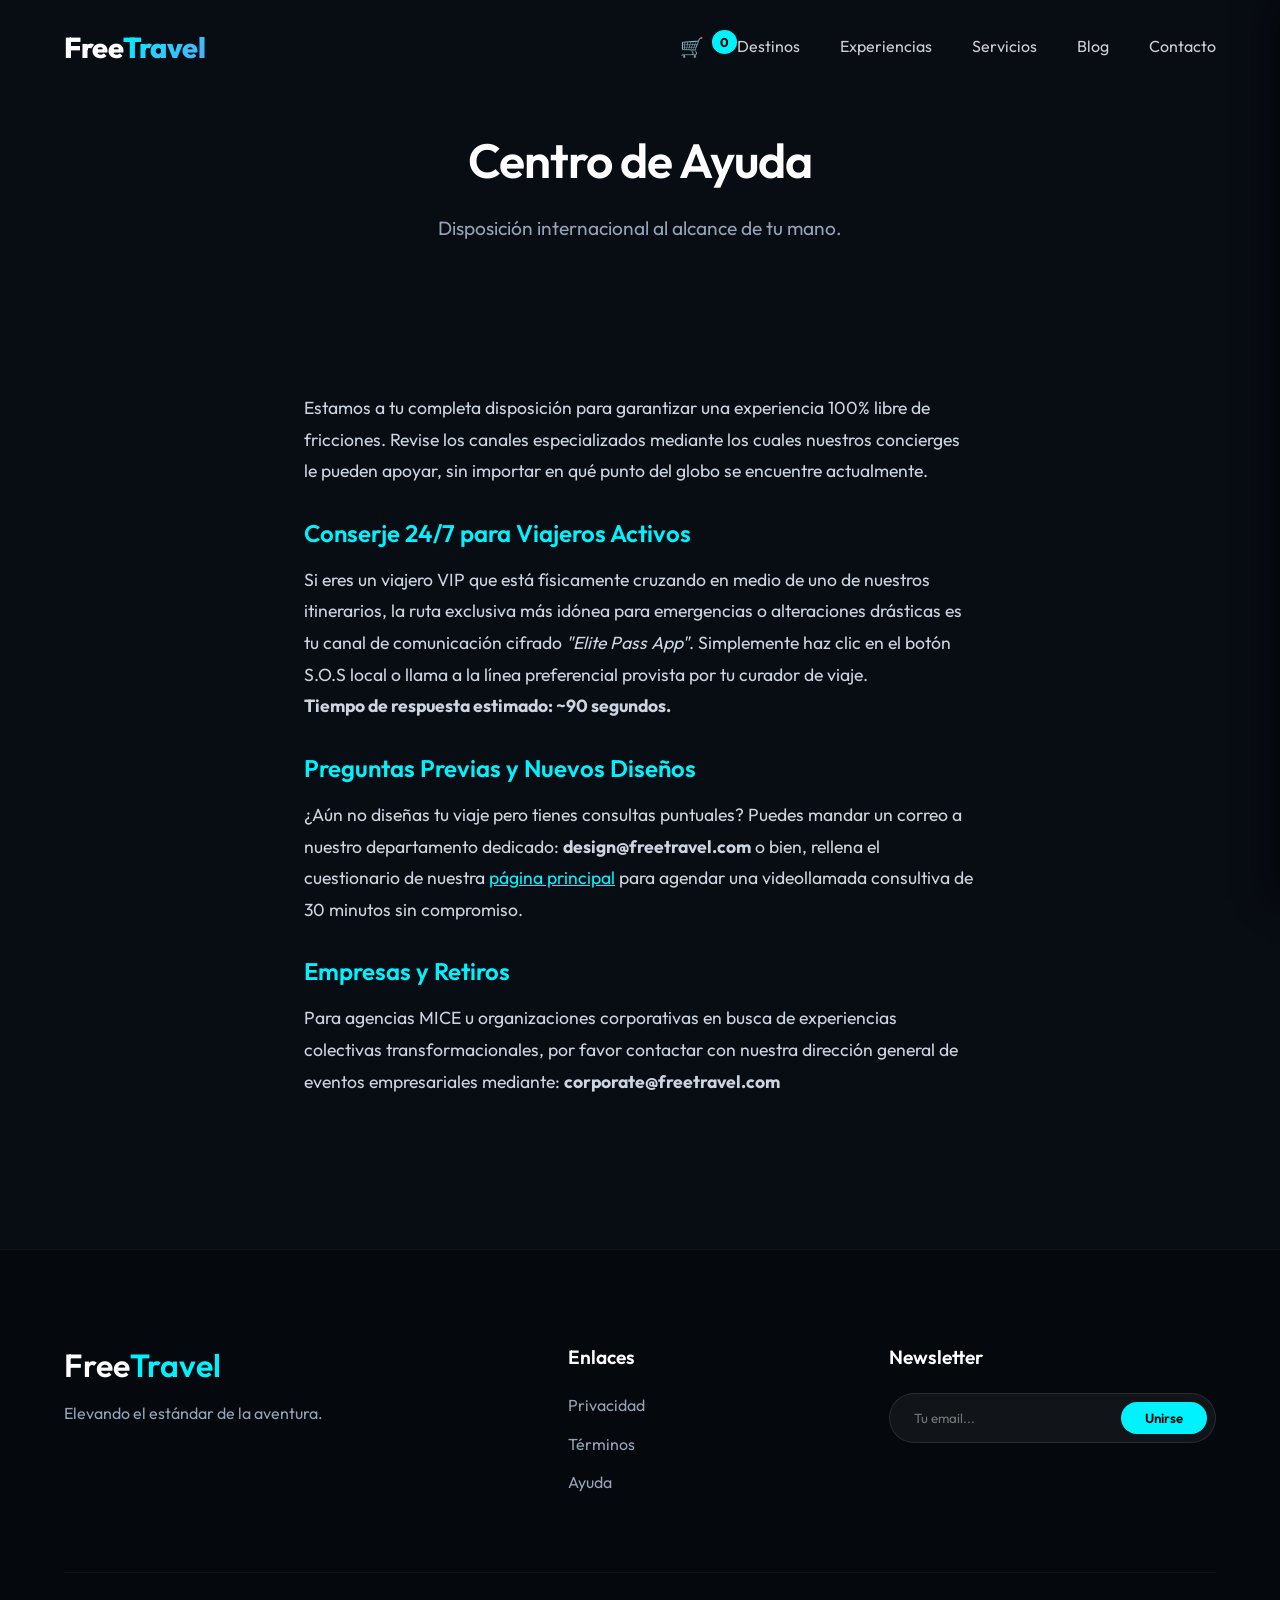
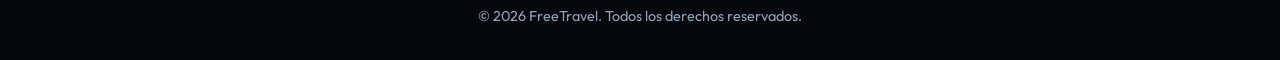
<file: ayuda.html>
<!DOCTYPE html>
<html lang="es">
<head>
    <meta charset="UTF-8">
    <meta name="viewport" content="width=device-width, initial-scale=1.0">
    <title>Centro de Ayuda | FreeTravel</title>
    <link href="https://fonts.googleapis.com/css2?family=Outfit:wght@300;400;600;800&display=swap" rel="stylesheet">
    <link rel="stylesheet" href="style.css">
    <style>
        .legal-content p { color: #cbd5e1; font-size: 1.1rem; line-height: 1.8; margin-bottom: 1.5rem; }
        .legal-content h3 { color: var(--accent-1); margin-top: 2rem; margin-bottom: 1rem; font-size: 1.5rem; }
    </style>
</head>
<body>
    <nav class="navbar">
        <div class="logo"><a href="index.html">Free<span>Travel</span></a></div>
        <div class="nav-actions" style="display:flex; align-items:center; gap:1.5rem; margin-left:auto; z-index:102;">
            <div class="cart-toggle" id="cartToggle" style="cursor:pointer; display:flex; align-items:center; gap:0.5rem; font-size:1.2rem;">
                🛒 <span class="cart-count" id="cartCount" style="background:var(--accent-1); color:#000; font-weight:bold; border-radius:50%; padding:0.1rem 0.5rem; font-size:0.8rem; transform: translateY(-5px);">0</span>
            </div>
            <div class="hamburger">
                <div class="line"></div>
                <div class="line"></div>
                <div class="line"></div>
            </div>
        </div>
        <ul class="nav-links">
            <li><a href="index.html#destinos">Destinos</a></li>
            <li><a href="index.html#experiencias">Experiencias</a></li>
            <li><a href="servicios.html">Servicios</a></li>
            <li><a href="blog.html">Blog</a></li>
            <li><a href="index.html#contacto">Contacto</a></li>
        </ul>
    </nav>

    <header class="hero" style="height: 40vh; min-height: 300px;">
        <div class="hero-overlay" style="background: linear-gradient(180deg, rgba(8,12,19,0.9) 0%, rgba(8,12,19,1) 100%);"></div>
        <div class="hero-content" style="padding-top: 4rem;">
            <h1 class="fade-up" style="font-size: 3rem;">Centro de Ayuda</h1>
            <p class="fade-up delay-1">Disposición internacional al alcance de tu mano.</p>
        </div>
    </header>

    <section class="section-padding legal-content" style="max-width: 800px; margin: 0 auto; padding-top: 2rem;">
        <p>Estamos a tu completa disposición para garantizar una experiencia 100% libre de fricciones. Revise los canales especializados mediante los cuales nuestros concierges le pueden apoyar, sin importar en qué punto del globo se encuentre actualmente.</p>
        
        <h3>Conserje 24/7 para Viajeros Activos</h3>
        <p>Si eres un viajero VIP que está físicamente cruzando en medio de uno de nuestros itinerarios, la ruta exclusiva más idónea para emergencias o alteraciones drásticas es tu canal de comunicación cifrado <em>"Elite Pass App"</em>. Simplemente haz clic en el botón S.O.S local o llama a la línea preferencial provista por tu curador de viaje.<br><strong>Tiempo de respuesta estimado: ~90 segundos.</strong></p>

        <h3>Preguntas Previas y Nuevos Diseños</h3>
        <p>¿Aún no diseñas tu viaje pero tienes consultas puntuales? Puedes mandar un correo a nuestro departamento dedicado: <strong>design@freetravel.com</strong> o bien, rellena el cuestionario de nuestra <a href="index.html#contacto" style="color:var(--accent-1); text-decoration:underline;">página principal</a> para agendar una videollamada consultiva de 30 minutos sin compromiso.</p>

        <h3>Empresas y Retiros</h3>
        <p>Para agencias MICE u organizaciones corporativas en busca de experiencias colectivas transformacionales, por favor contactar con nuestra dirección general de eventos empresariales mediante: <strong>corporate@freetravel.com</strong></p>
    </section>

    <footer class="footer">
        <div class="footer-content">
            <div class="footer-brand scroll-reveal">
                <h2>Free<span>Travel</span></h2>
                <p>Elevando el estándar de la aventura.</p>
            </div>
            <div class="footer-links scroll-reveal" style="transition-delay: 100ms;">
                <h4>Enlaces</h4>
                <ul>
                    <li><a href="privacidad.html">Privacidad</a></li>
                    <li><a href="terminos.html">Términos</a></li>
                    <li><a href="ayuda.html">Ayuda</a></li>
                </ul>
            </div>
            <div class="footer-cta scroll-reveal" style="transition-delay: 200ms;">
                <h4>Newsletter</h4>
                <div class="newsletter">
                    <input type="email" placeholder="Tu email...">
                    <button>Unirse</button>
                </div>
            </div>
        </div>
        <div class="footer-bottom">
            <p>&copy; 2026 FreeTravel. Todos los derechos reservados.</p>
        </div>
    </footer>
    <!-- E-commerce Sidebar -->
    <div class="cart-overlay" id="cartOverlay"></div>
    <aside class="cart-sidebar" id="cartSidebar">
        <div class="cart-header">
            <h2>Tu Viaje</h2>
            <button id="closeCart" class="close-cart">&times;</button>
        </div>
        <div class="cart-items" id="cartItems">
            <!-- Items injected by JS -->
        </div>
        <div class="cart-footer">
            <div class="subtotal" style="display:flex; justify-content:space-between; align-items:center; margin-bottom:1rem;">
                <span>Subtotal:</span>
                <span id="cartTotal" style="color:var(--accent-1); font-weight:bold; font-size:1.5rem;">$0 USD</span>
            </div>
            <button class="btn-primary magnetic-btn" id="checkoutBtn" style="width: 100%; border:none; padding: 1.2rem; margin-top:0.5rem;">Finalizar Cotización</button>
        </div>
    </aside>

    <script src="app.js"></script>
</body>
</html>
</file>
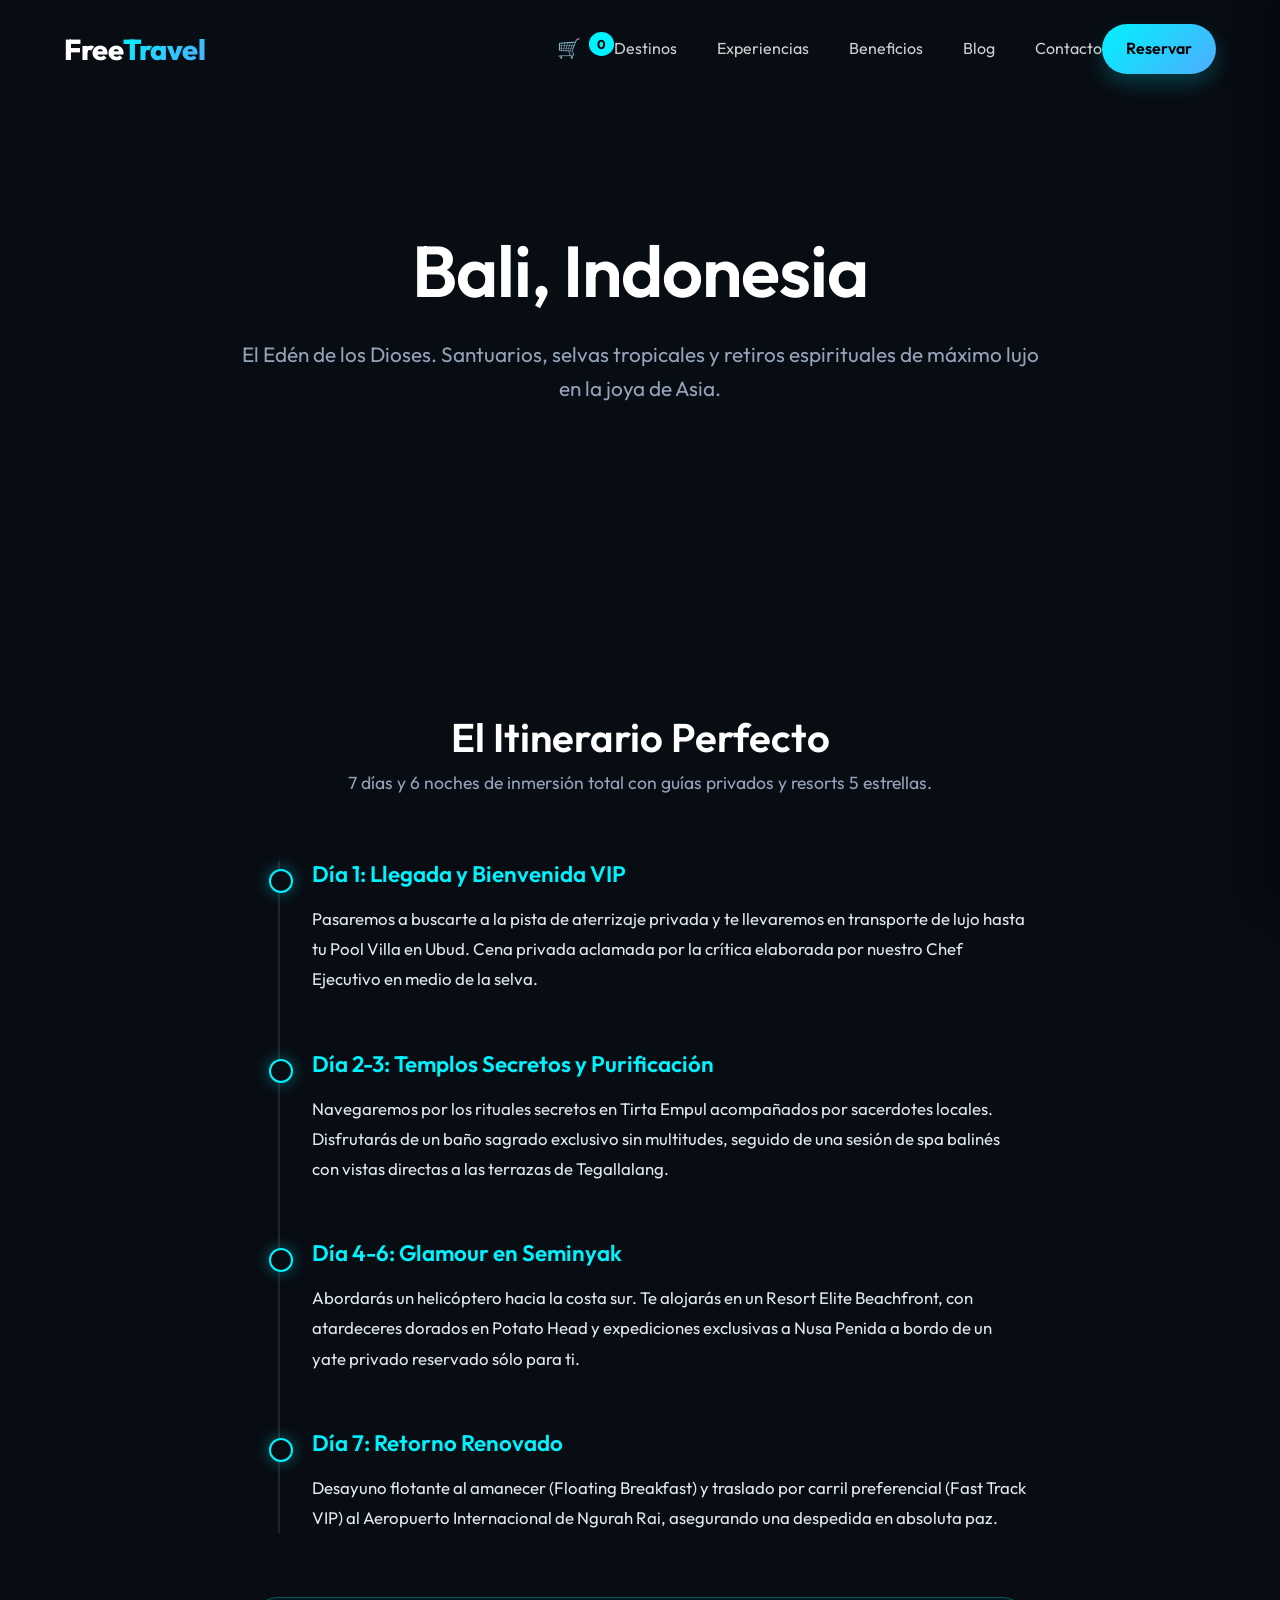
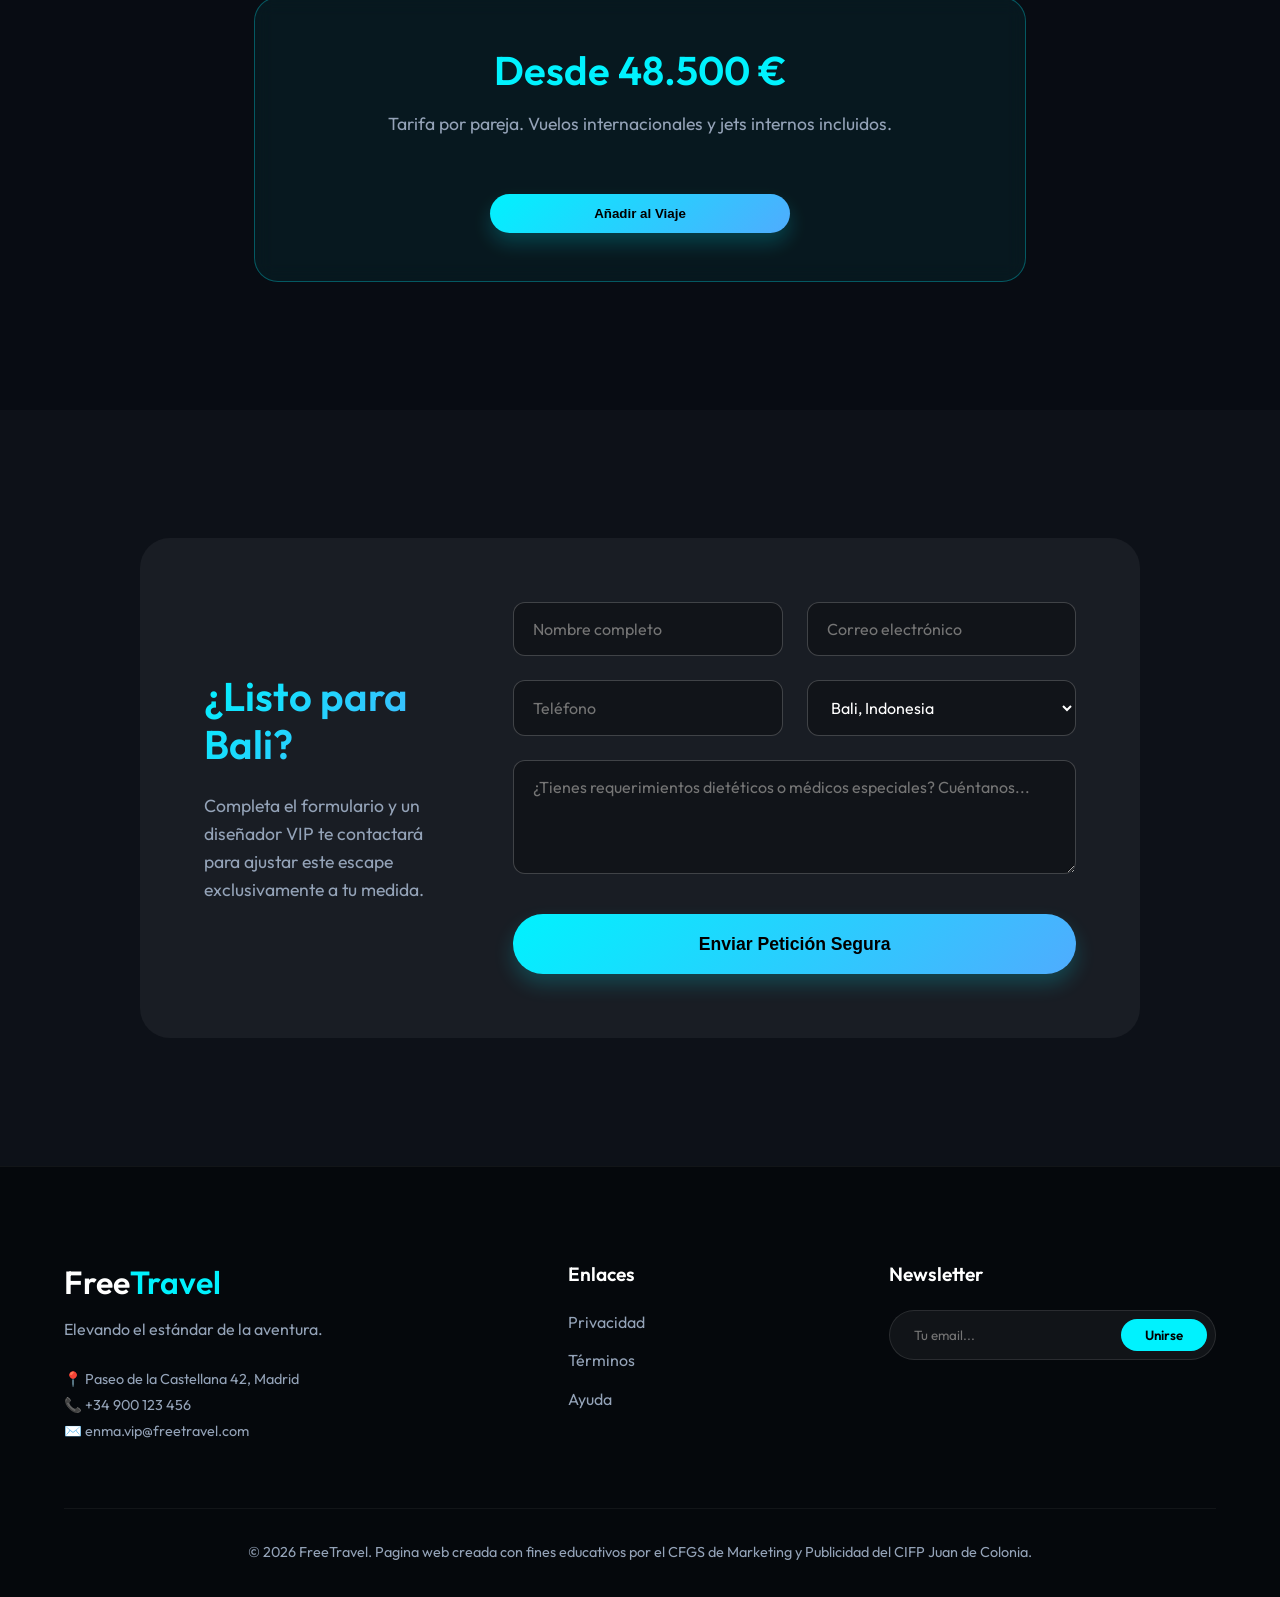
<file: bali.html>
<!DOCTYPE html>
<html lang="es">
<head>
    <meta charset="UTF-8">
    <meta name="viewport" content="width=device-width, initial-scale=1.0">
    <title>Viaje a Bali | FreeTravel</title>
    <link rel="preconnect" href="https://fonts.googleapis.com">
    <link rel="preconnect" href="https://fonts.gstatic.com" crossorigin>
    <link href="https://fonts.googleapis.com/css2?family=Outfit:wght@300;400;600;800&display=swap" rel="stylesheet">
    <link rel="stylesheet" href="style.css">
</head>
<body>
    <nav class="navbar">
        <div class="logo"><a href="index.html">Free<span>Travel</span></a></div>
        <div class="nav-actions" style="display:flex; align-items:center; gap:1.5rem; margin-left:auto; z-index:102;">
            <div class="cart-toggle" id="cartToggle" style="cursor:pointer; display:flex; align-items:center; gap:0.5rem; font-size:1.2rem;">
                🛒 <span class="cart-count" id="cartCount" style="background:var(--accent-1); color:#000; font-weight:bold; border-radius:50%; padding:0.1rem 0.5rem; font-size:0.8rem; transform: translateY(-5px);">0</span>
            </div>
            <div class="hamburger">
                <div class="line"></div>
                <div class="line"></div>
                <div class="line"></div>
            </div>
        </div>
        <ul class="nav-links">
            <li><a href="index.html#destinos">Destinos</a></li>
            <li><a href="index.html#experiencias">Experiencias</a></li>
            <li><a href="servicios.html">Beneficios</a></li>
            <li><a href="blog.html">Blog</a></li>
            <li><a href="#contacto">Contacto</a></li>
        </ul>
        <a href="#contacto" class="btn-primary magnetic-btn">Reservar</a>
    </nav>

    <header class="hero" style="height: 65vh;">
        <div class="hero-bg" style="background-image: url('https://images.unsplash.com/photo-1510414842594-a61c69b5ae57?auto=format&fit=crop&w=2000&q=80')"></div>
        <div class="hero-overlay"></div>
        <div class="hero-content" style="padding-top: 6rem;">
            <h1 class="fade-up" style="font-size: 4.5rem;">Bali, Indonesia</h1>
            <p class="fade-up delay-1" style="font-size: 1.3rem;">El Edén de los Dioses. Santuarios, selvas tropicales y retiros espirituales de máximo lujo en la joya de Asia.</p>
        </div>
    </header>

    <section class="section-padding" style="max-width: 900px; margin: 0 auto;">
        <div class="section-header scroll-reveal">
            <h2 style="font-size: 2.5rem; margin-bottom: 0.5rem;">El Itinerario Perfecto</h2>
            <p style="font-size: 1.1rem; color: var(--text-muted);">7 días y 6 noches de inmersión total con guías privados y resorts 5 estrellas.</p>
        </div>
        
        <div class="timeline" style="margin-top: 4rem;">
            <div class="timeline-item scroll-reveal">
                <h3>Día 1: Llegada y Bienvenida VIP</h3>
                <p>Pasaremos a buscarte a la pista de aterrizaje privada y te llevaremos en transporte de lujo hasta tu Pool Villa en Ubud. Cena privada aclamada por la crítica elaborada por nuestro Chef Ejecutivo en medio de la selva.</p>
            </div>
            <div class="timeline-item scroll-reveal">
                <h3>Día 2-3: Templos Secretos y Purificación</h3>
                <p>Navegaremos por los rituales secretos en Tirta Empul acompañados por sacerdotes locales. Disfrutarás de un baño sagrado exclusivo sin multitudes, seguido de una sesión de spa balinés con vistas directas a las terrazas de Tegallalang.</p>
            </div>
            <div class="timeline-item scroll-reveal">
                <h3>Día 4-6: Glamour en Seminyak</h3>
                <p>Abordarás un helicóptero hacia la costa sur. Te alojarás en un Resort Elite Beachfront, con atardeceres dorados en Potato Head y expediciones exclusivas a Nusa Penida a bordo de un yate privado reservado sólo para ti.</p>
            </div>
            <div class="timeline-item scroll-reveal">
                <h3>Día 7: Retorno Renovado</h3>
                <p>Desayuno flotante al amanecer (Floating Breakfast) y traslado por carril preferencial (Fast Track VIP) al Aeropuerto Internacional de Ngurah Rai, asegurando una despedida en absoluta paz.</p>
            </div>
        </div>

        <div class="pricing-box scroll-reveal">
            <h2>Desde 48.500 €</h2>
            <p>Tarifa por pareja. Vuelos internacionales y jets internos incluidos.</p>
            <button class="add-to-cart btn-primary magnetic-btn" style="margin-top: 1.5rem; width: 100%; max-width: 300px; border:none;" data-id="bali" data-name="Expedición VIP Bali" data-price="8500" data-img="https://images.unsplash.com/photo-1510414842594-a61c69b5ae57?auto=format&fit=crop&w=150&q=80">Añadir al Viaje</button>
        </div>
    </section>

    <section id="contacto" class="contact-section section-padding" style="background: rgba(255,255,255,0.02);">
        <div class="contact-container scroll-reveal" style="border:none; box-shadow:none;">
            <div class="contact-text">
                <h2>¿Listo para Bali?</h2>
                <p>Completa el formulario y un diseñador VIP te contactará para ajustar este escape exclusivamente a tu medida.</p>
            </div>
            <form class="contact-form">
                <div class="form-row">
                    <input type="text" placeholder="Nombre completo" required>
                    <input type="email" placeholder="Correo electrónico" required>
                </div>
                <div class="form-row">
                    <input type="tel" placeholder="Teléfono" required>
                    <select required>
                        <option selected>Bali, Indonesia</option>
                    </select>
                </div>
                <textarea rows="4" placeholder="¿Tienes requerimientos dietéticos o médicos especiales? Cuéntanos..."></textarea>
                <button type="submit" class="btn-primary magnetic-btn" style="width:100%; border:none; margin-top: 1rem; padding: 1.2rem; font-size:1.1rem;">Enviar Petición Segura</button>
            </form>
        </div>
    </section>

    <footer class="footer">
        <div class="footer-content">
            <div class="footer-brand scroll-reveal">
                <h2>Free<span>Travel</span></h2>
                <p>Elevando el estándar de la aventura.</p>
                <div style="margin-top:1.5rem; font-size:0.9rem; color:var(--text-muted); line-height:1.8;">
                    <p>📍 Paseo de la Castellana 42, Madrid</p>
                    <p>📞 +34 900 123 456</p>
                    <p>✉️ enma.vip@freetravel.com</p>
                </div>
            </div>
            <div class="footer-links scroll-reveal" style="transition-delay: 100ms;">
                <h4>Enlaces</h4>
                <ul>
                    <li><a href="privacidad.html">Privacidad</a></li>
                    <li><a href="terminos.html">Términos</a></li>
                    <li><a href="ayuda.html">Ayuda</a></li>
                </ul>
            </div>
            <div class="footer-cta scroll-reveal" style="transition-delay: 200ms;">
                <h4>Newsletter</h4>
                <div class="newsletter">
                    <input type="email" placeholder="Tu email...">
                    <button>Unirse</button>
                </div>
            </div>
        </div>
        <div class="footer-bottom">
            <p>&copy; 2026 FreeTravel. Pagina web creada con fines educativos por el CFGS de Marketing y Publicidad del CIFP Juan de Colonia.</p>
        </div>
    </footer>
    <!-- E-commerce Sidebar -->
    <div class="cart-overlay" id="cartOverlay"></div>
    <aside class="cart-sidebar" id="cartSidebar">
        <div class="cart-header">
            <h2>Tu Viaje</h2>
            <button id="closeCart" class="close-cart">&times;</button>
        </div>
        <div class="cart-items" id="cartItems">
            <!-- Items injected by JS -->
        </div>
        <div class="cart-footer">
            <div class="subtotal" style="display:flex; justify-content:space-between; align-items:center; margin-bottom:1rem;">
                <span>Subtotal:</span>
                <span id="cartTotal" style="color:var(--accent-1); font-weight:bold; font-size:1.5rem;">0 €</span>
            </div>
            <button class="btn-primary magnetic-btn" id="checkoutBtn" style="width: 100%; border:none; padding: 1.2rem; margin-top:0.5rem;">Finalizar Cotización</button>
        </div>
    </aside>

    <script src="app.js"></script>
</body>
</html>
</file>
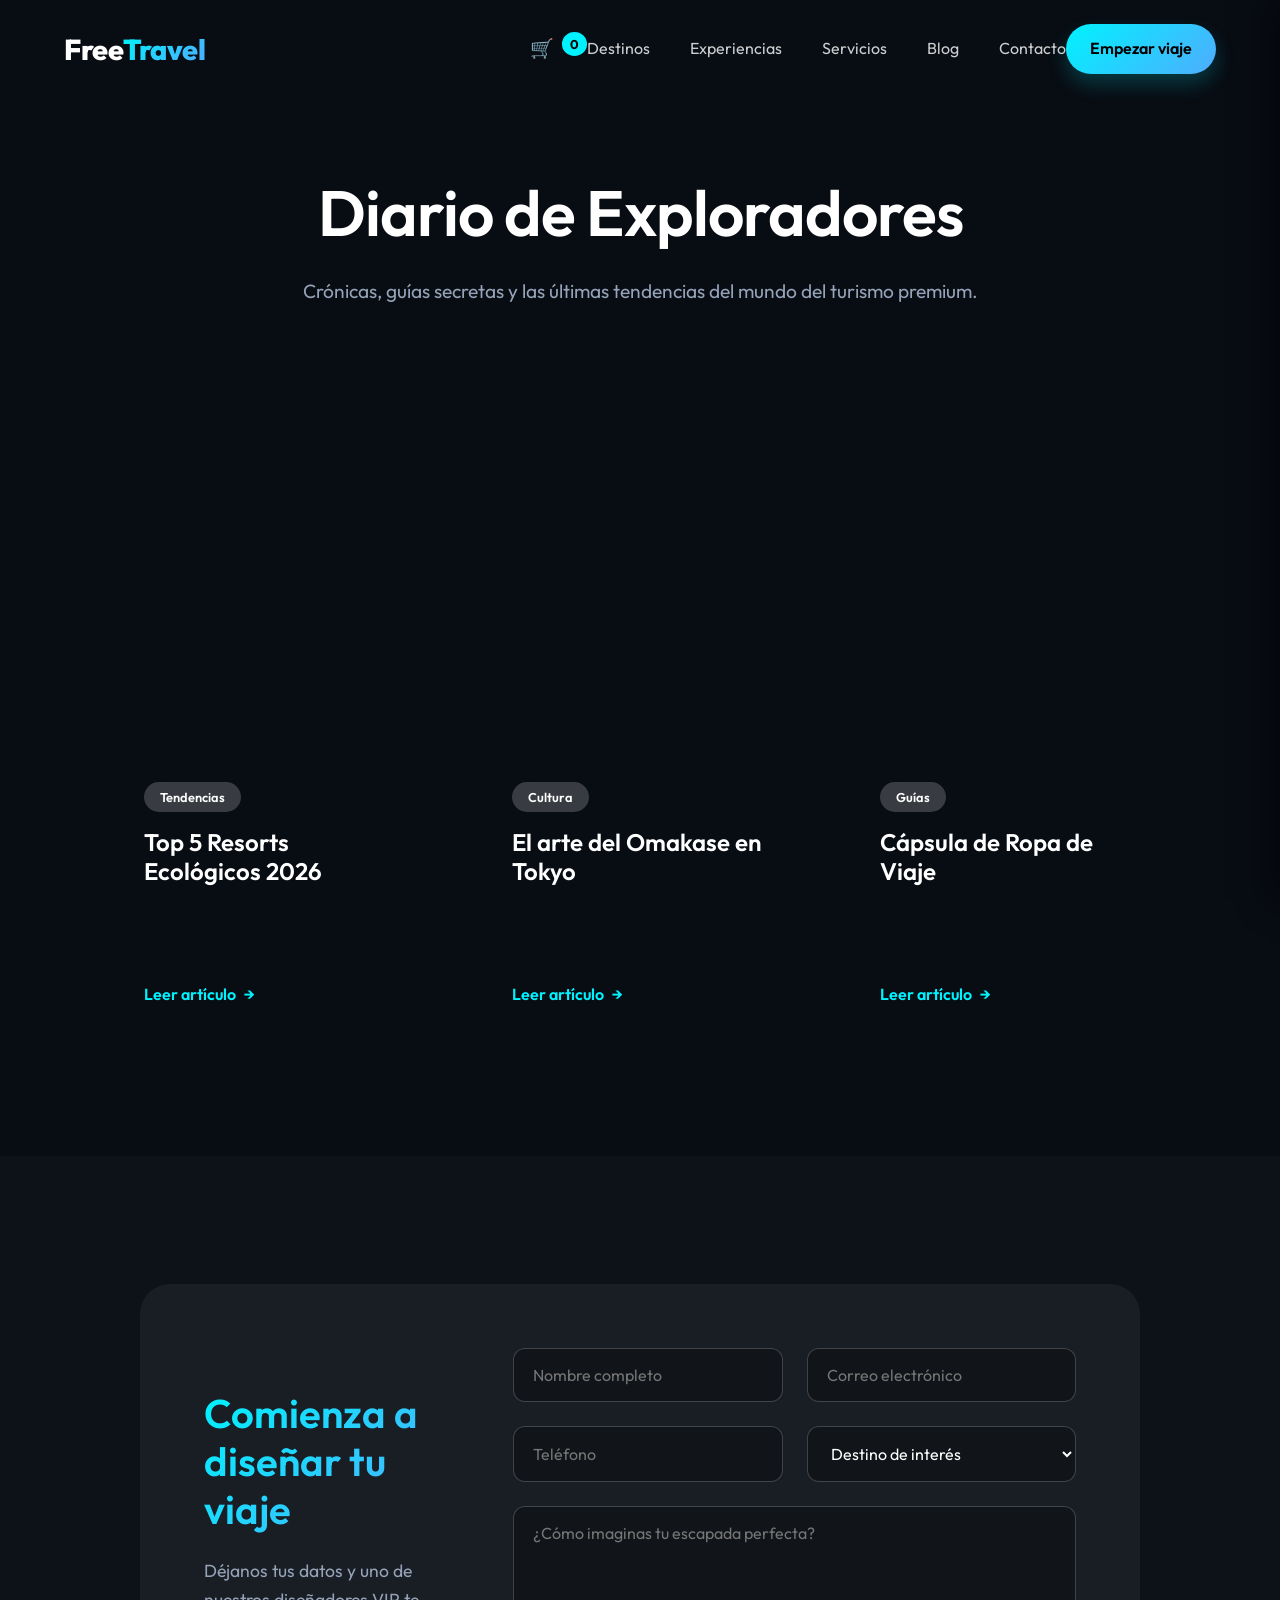
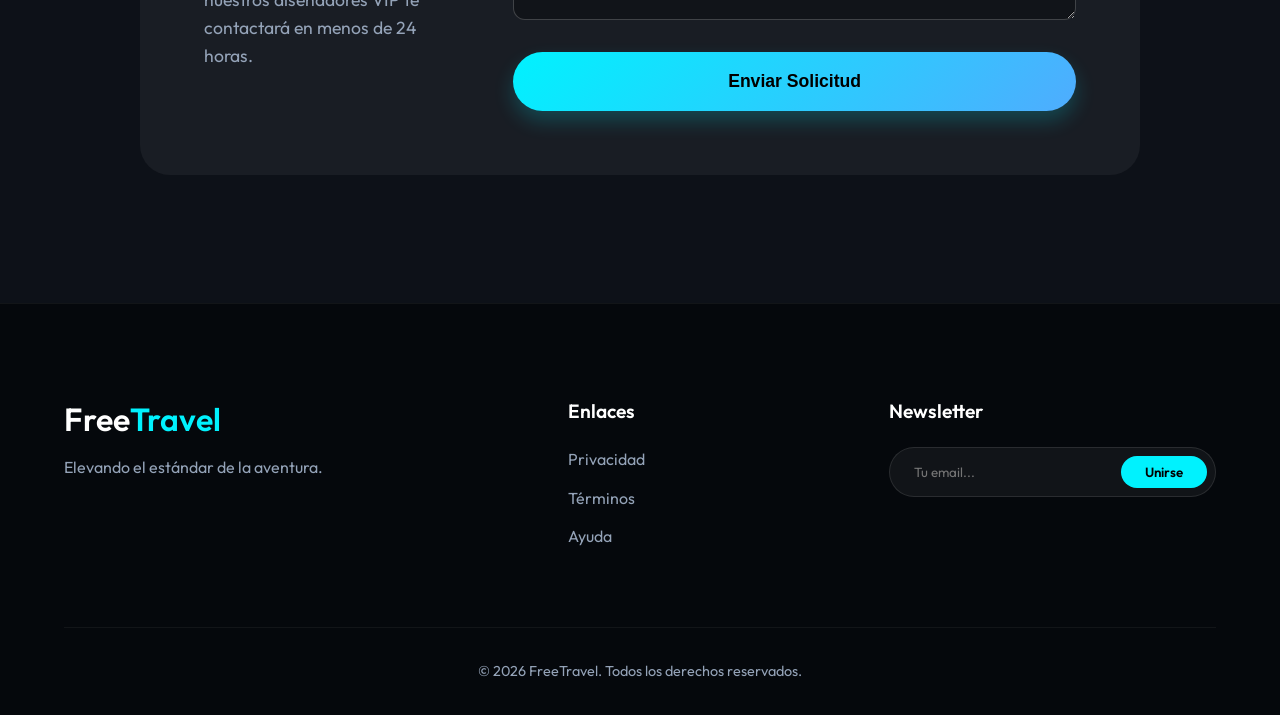
<file: blog.html>
<!DOCTYPE html>
<html lang="es">
<head>
    <meta charset="UTF-8">
    <meta name="viewport" content="width=device-width, initial-scale=1.0">
    <title>Blog de FreeTravel</title>
    <link rel="preconnect" href="https://fonts.googleapis.com">
    <link rel="preconnect" href="https://fonts.gstatic.com" crossorigin>
    <link href="https://fonts.googleapis.com/css2?family=Outfit:wght@300;400;600;800&display=swap" rel="stylesheet">
    <link rel="stylesheet" href="style.css">
</head>
<body>
    <nav class="navbar">
        <div class="logo"><a href="index.html">Free<span>Travel</span></a></div>
        <div class="nav-actions" style="display:flex; align-items:center; gap:1.5rem; margin-left:auto; z-index:102;">
            <div class="cart-toggle" id="cartToggle" style="cursor:pointer; display:flex; align-items:center; gap:0.5rem; font-size:1.2rem;">
                🛒 <span class="cart-count" id="cartCount" style="background:var(--accent-1); color:#000; font-weight:bold; border-radius:50%; padding:0.1rem 0.5rem; font-size:0.8rem; transform: translateY(-5px);">0</span>
            </div>
            <div class="hamburger">
                <div class="line"></div>
                <div class="line"></div>
                <div class="line"></div>
            </div>
        </div>
        <ul class="nav-links">
            <li><a href="index.html#destinos">Destinos</a></li>
            <li><a href="index.html#experiencias">Experiencias</a></li>
            <li><a href="servicios.html">Servicios</a></li>
            <li><a href="blog.html">Blog</a></li>
            <li><a href="index.html#contacto">Contacto</a></li>
        </ul>
        <a href="index.html#contacto" class="btn-primary magnetic-btn">Empezar viaje</a>
    </nav>

    <header class="hero" style="height: 50vh;">
        <div class="hero-bg" style="background-image: url('https://images.unsplash.com/photo-1476514525535-07fb3b4ae5f1?auto=format&fit=crop&w=2000&q=80')"></div>
        <div class="hero-overlay"></div>
        <div class="hero-content" style="padding-top: 5rem;">
            <h1 class="fade-up" style="font-size: 4rem;">Diario de Exploradores</h1>
            <p class="fade-up delay-1" style="font-size: 1.2rem;">Crónicas, guías secretas y las últimas tendencias del mundo del turismo premium.</p>
        </div>
    </header>

    <section class="section-padding" style="max-width: 1200px; margin: 0 auto;">
        <div class="destinations-grid">
            <div class="dest-card scroll-reveal">
                <div class="card-img" style="background-image: url('https://images.unsplash.com/photo-1596436889106-be35e843f974?auto=format&fit=crop&w=800&q=80')"></div>
                <div class="card-content">
                    <div class="card-badge">Tendencias</div>
                    <h3 style="font-size:1.5rem;">Top 5 Resorts Ecológicos 2026</h3>
                    <p>Descubre los hoteles que dominan la vanguardia del lujo sustentable en África y Asia.</p>
                    <a href="#" class="explore-link">Leer artículo <span>→</span></a>
                </div>
            </div>
            <div class="dest-card scroll-reveal delay-1">
                <div class="card-img" style="background-image: url('https://images.unsplash.com/photo-1522708323590-d24dbb6b0267?auto=format&fit=crop&w=800&q=80')"></div>
                <div class="card-content">
                    <div class="card-badge">Cultura</div>
                    <h3 style="font-size:1.5rem;">El arte del Omakase en Tokyo</h3>
                    <p>Una breve guía para entender y respetar la máxima expresión culinaria japonesa al cenar.</p>
                    <a href="#" class="explore-link">Leer artículo <span>→</span></a>
                </div>
            </div>
            <div class="dest-card scroll-reveal delay-2">
                <div class="card-img" style="background-image: url('https://images.unsplash.com/photo-1469854523086-cc02fe5d8800?auto=format&fit=crop&w=800&q=80')"></div>
                <div class="card-content">
                    <div class="card-badge">Guías</div>
                    <h3 style="font-size:1.5rem;">Cápsula de Ropa de Viaje</h3>
                    <p>Cómo empacar ropa de firma inteligentemente para cualquier expedición alrededor del globo.</p>
                    <a href="#" class="explore-link">Leer artículo <span>→</span></a>
                </div>
            </div>
        </div>
    </section>

    <!-- Includes contact form -->
    <section id="contacto" class="contact-section section-padding" style="background: rgba(255,255,255,0.02);">
        <div class="contact-container scroll-reveal" style="border:none; box-shadow:none;">
            <div class="contact-text">
                <h2>Comienza a diseñar tu viaje</h2>
                <p>Déjanos tus datos y uno de nuestros diseñadores VIP te contactará en menos de 24 horas.</p>
            </div>
            <form class="contact-form">
                <div class="form-row">
                    <input type="text" placeholder="Nombre completo" required>
                    <input type="email" placeholder="Correo electrónico" required>
                </div>
                <div class="form-row">
                    <input type="tel" placeholder="Teléfono" required>
                    <select required>
                        <option value="" disabled selected>Destino de interés</option>
                        <option>Bali, Indonesia</option>
                        <option>París, Francia</option>
                        <option>Santorini, Grecia</option>
                        <option>Me gustaría que me asesoren</option>
                    </select>
                </div>
                <textarea rows="4" placeholder="¿Cómo imaginas tu escapada perfecta?"></textarea>
                <button type="submit" class="btn-primary magnetic-btn" style="width:100%; border:none; margin-top:0.5rem; padding: 1.2rem; font-size:1.1rem;">Enviar Solicitud</button>
            </form>
        </div>
    </section>

    <footer class="footer">
        <div class="footer-content">
            <div class="footer-brand scroll-reveal">
                <h2>Free<span>Travel</span></h2>
                <p>Elevando el estándar de la aventura.</p>
            </div>
            <div class="footer-links scroll-reveal" style="transition-delay: 100ms;">
                <h4>Enlaces</h4>
                <ul>
                    <li><a href="privacidad.html">Privacidad</a></li>
                    <li><a href="terminos.html">Términos</a></li>
                    <li><a href="ayuda.html">Ayuda</a></li>
                </ul>
            </div>
            <div class="footer-cta scroll-reveal" style="transition-delay: 200ms;">
                <h4>Newsletter</h4>
                <div class="newsletter">
                    <input type="email" placeholder="Tu email...">
                    <button>Unirse</button>
                </div>
            </div>
        </div>
        <div class="footer-bottom">
            <p>&copy; 2026 FreeTravel. Todos los derechos reservados.</p>
        </div>
    </footer>
    <!-- E-commerce Sidebar -->
    <div class="cart-overlay" id="cartOverlay"></div>
    <aside class="cart-sidebar" id="cartSidebar">
        <div class="cart-header">
            <h2>Tu Viaje</h2>
            <button id="closeCart" class="close-cart">&times;</button>
        </div>
        <div class="cart-items" id="cartItems">
            <!-- Items injected by JS -->
        </div>
        <div class="cart-footer">
            <div class="subtotal" style="display:flex; justify-content:space-between; align-items:center; margin-bottom:1rem;">
                <span>Subtotal:</span>
                <span id="cartTotal" style="color:var(--accent-1); font-weight:bold; font-size:1.5rem;">$0 USD</span>
            </div>
            <button class="btn-primary magnetic-btn" id="checkoutBtn" style="width: 100%; border:none; padding: 1.2rem; margin-top:0.5rem;">Finalizar Cotización</button>
        </div>
    </aside>

    <script src="app.js"></script>
</body>
</html>
</file>
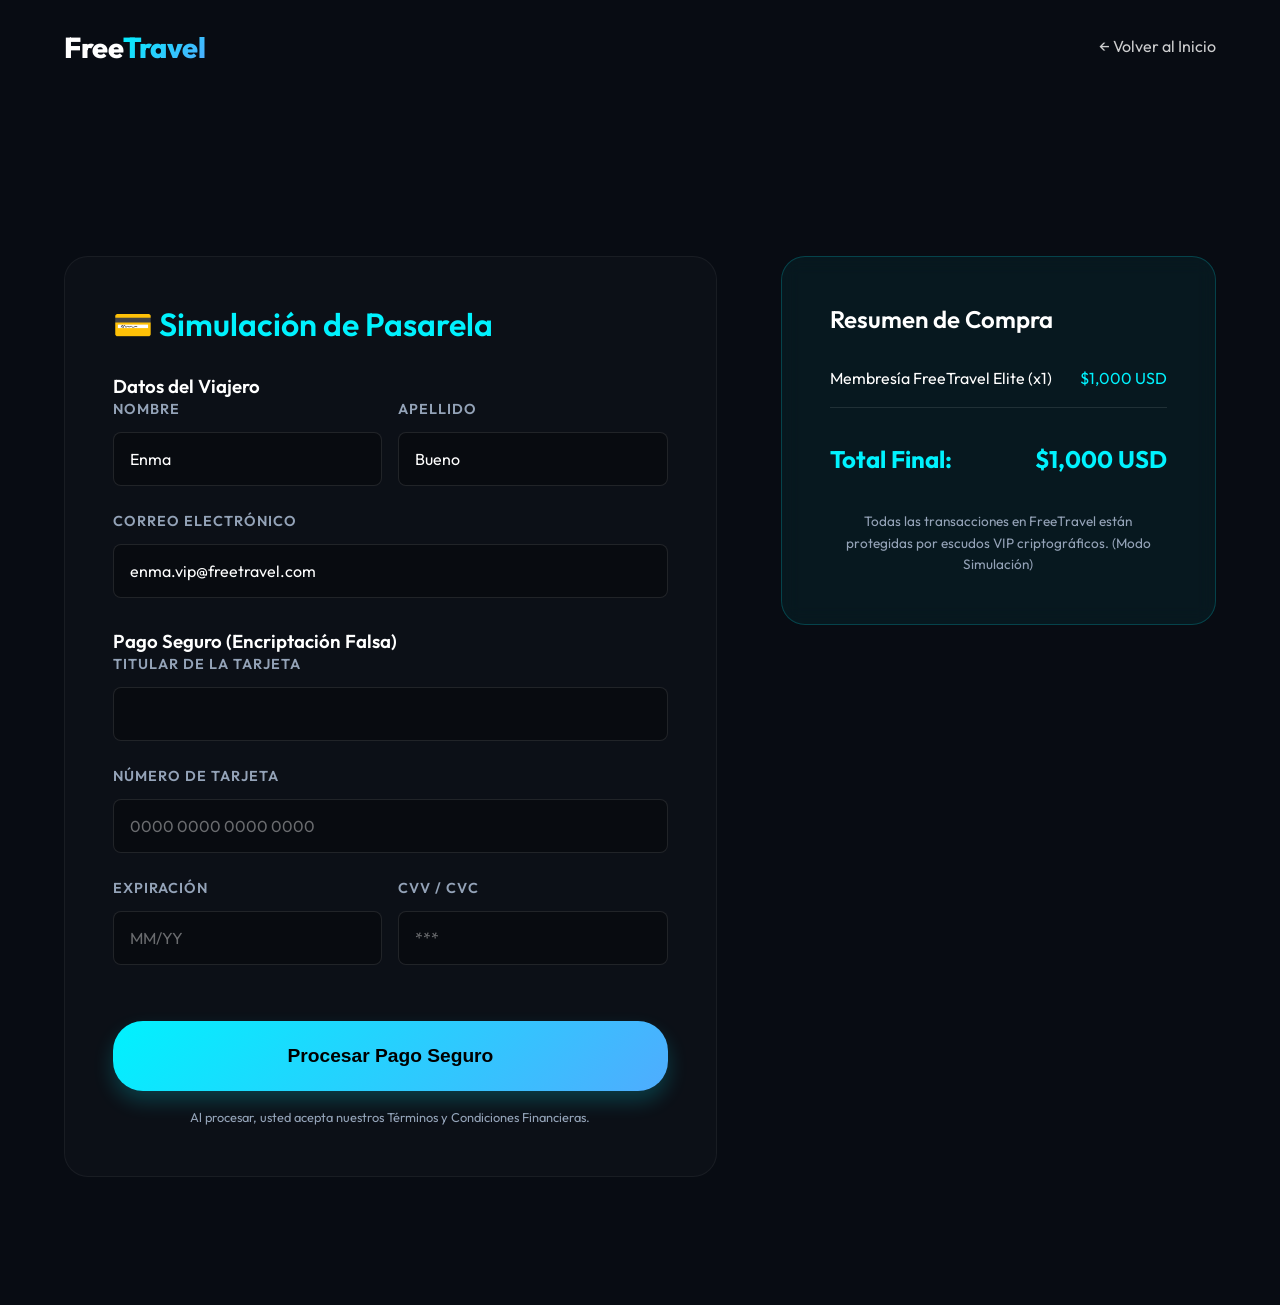
<file: checkout.html>
<!DOCTYPE html>
<html lang="es">
<head>
    <meta charset="UTF-8">
    <meta name="viewport" content="width=device-width, initial-scale=1.0">
    <title>Checkout | FreeTravel</title>
    <link href="https://fonts.googleapis.com/css2?family=Outfit:wght@300;400;600;800&display=swap" rel="stylesheet">
    <link rel="stylesheet" href="style.css">
    <style>
        .checkout-grid { display: grid; grid-template-columns: 1.5fr 1fr; gap: 4rem; padding-top: 8rem; max-width: 1200px; margin: 0 auto; min-height: 80vh; }
        .checkout-form { background: rgba(255,255,255,0.02); padding: 3rem; border-radius: 24px; border: 1px solid rgba(255,255,255,0.05); }
        .checkout-form h2 { color: var(--accent-1); margin-bottom: 2rem; font-size: 2rem; }
        .input-group { margin-bottom: 1.5rem; }
        .input-group label { display: block; margin-bottom: 0.5rem; color: var(--text-muted); font-size: 0.9rem; }
        .input-group input, .input-group select { width: 100%; padding: 1rem; background: rgba(0,0,0,0.3); border: 1px solid rgba(255,255,255,0.1); border-radius: 8px; color: #fff; font-family: var(--font-primary); font-size: 1rem; box-sizing: border-box; }
        .row { display: flex; gap: 1rem; }
        .checkout-summary { background: rgba(0,242,254,0.05); padding: 3rem; border-radius: 24px; border: 1px solid rgba(0,242,254,0.2); backdrop-filter: blur(10px); height: fit-content; }
        .checkout-summary h2 { margin-top: 0; margin-bottom: 2rem; font-size: 1.5rem; }
        .summary-item { display: flex; justify-content: space-between; margin-bottom: 1rem; padding-bottom: 1rem; border-bottom: 1px solid rgba(255,255,255,0.1); }
        .total-row { display: flex; justify-content: space-between; font-size: 1.5rem; font-weight: bold; color: var(--accent-1); margin-top: 2rem; margin-bottom: 2rem; }
        
        #paymentSuccess { display: none; text-align: center; padding: 4rem 1rem; margin-top: 5rem; }
        #paymentSuccess h1 { color: #22c55e; font-size: 3rem; margin-bottom: 1rem; }
        
        @media (max-width: 900px) { .checkout-grid { grid-template-columns: 1fr; gap: 2rem; } .row { flex-direction:column; gap:0;} }
    </style>
</head>
<body>
    <nav class="navbar">
        <div class="logo"><a href="index.html" style="color:var(--text-color);text-decoration:none;">Free<span>Travel</span></a></div>
        <div class="nav-actions" style="margin-left:auto;">
            <ul class="nav-links" style="display:flex;">
                <li><a href="index.html#destinos">← Volver al Inicio</a></li>
            </ul>
        </div>
    </nav>

    <div class="section-padding" id="mainCheckout">
        <div class="checkout-grid">
            <div class="checkout-form">
                <h2>💳 Simulación de Pasarela</h2>
                <form id="paymentForm">
                    <h3>Datos del Viajero</h3>
                    <div class="row">
                        <div class="input-group" style="flex:1"><label>Nombre</label><input type="text" required value="Enma"></div>
                        <div class="input-group" style="flex:1"><label>Apellido</label><input type="text" required value="Bueno"></div>
                    </div>
                    <div class="input-group"><label>Correo Electrónico</label><input type="email" required value="enma.vip@freetravel.com"></div>

                    <h3 style="margin-top:2rem;">Pago Seguro (Encriptación Falsa)</h3>
                    <div class="input-group"><label>Titular de la Tarjeta</label><input type="text" required></div>
                    <div class="input-group"><label>Número de Tarjeta</label><input type="text" pattern="[0-9]{16}" placeholder="0000 0000 0000 0000" maxlength="16" required></div>
                    <div class="row">
                        <div class="input-group" style="flex:1"><label>Expiración</label><input type="text" placeholder="MM/YY" maxlength="5" required></div>
                        <div class="input-group" style="flex:1"><label>CVV / CVC</label><input type="password" placeholder="***" maxlength="4" required></div>
                    </div>

                    <button type="submit" class="btn-primary magnetic-btn" style="width:100%; border:none; padding:1.5rem; font-size:1.2rem; margin-top:2rem;">Procesar Pago Seguro</button>
                    <p style="text-align:center; color:var(--text-muted); font-size:0.8rem; margin-top:1rem;">Al procesar, usted acepta nuestros Términos y Condiciones Financieras.</p>
                </form>
            </div>

            <div class="checkout-summary">
                <h2>Resumen de Compra</h2>
                <div id="checkoutItemsList"></div>
                <div class="total-row"><span>Total Final:</span> <span id="checkoutTotal">$0 USD</span></div>
                <p style="color:var(--text-muted); font-size:0.85rem; text-align:center;">Todas las transacciones en FreeTravel están protegidas por escudos VIP criptográficos. (Modo Simulación)</p>
            </div>
        </div>
    </div>

    <!-- Success Modal -->
    <div id="paymentSuccess" class="section-padding">
        <div style="font-size:5rem;">🎫</div>
        <h1>¡Pago Aprobado! ✓</h1>
        <p style="font-size:1.2rem; margin-bottom:2rem; max-width:600px; margin-inline:auto; color:var(--text-muted);">Tu expedición VIP ha sido confirmada exitosamente. Se han enviado los folios electrónicos y pases de abordar cifrados a tu bandeja de entrada.</p>
        <a href="index.html" class="btn-primary magnetic-btn">Regresar a la Página Principal</a>
    </div>

    <script>
        // Load Cart Data
        const cart = JSON.parse(localStorage.getItem('freeTravelCart')) || JSON.parse(localStorage.getItem('freeTravelCart')) || [];
        const listEl = document.getElementById('checkoutItemsList');
        const totalEl = document.getElementById('checkoutTotal');
        
        let total = 0;
        if(cart.length === 0) {
            listEl.innerHTML = '<p>No hay expediciones seleccionadas.</p>';
            // Auto format cart
            cart.push({name: "Membresía FreeTravel Elite", price: 1000, quantity: 1});
        }
        
        listEl.innerHTML = cart.map(item => {
            total += item.price * item.quantity;
            return `<div class="summary-item">
                <span>${item.name} (x${item.quantity})</span>
                <span style="color:var(--accent-1);">$${(item.price * item.quantity).toLocaleString()} USD</span>
            </div>`;
        }).join('');
        
        totalEl.textContent = `$${total.toLocaleString()} USD`;

        // Payment submission logic
        document.getElementById('paymentForm').addEventListener('submit', (e) => {
            e.preventDefault();
            const btn = e.target.querySelector('button[type="submit"]');
            btn.innerHTML = "Validando Criptografía...";
            
            setTimeout(() => {
                // Clear cart completely
                localStorage.removeItem('freeTravelCart');
                localStorage.removeItem('freeTravelCart'); // Backwards compatibility wipe
                
                // Show success screen
                document.getElementById('mainCheckout').style.display = 'none';
                document.getElementById('paymentSuccess').style.display = 'block';
                window.scrollTo(0,0);
            }, 1500);
        });
    </script>
</body>
</html>
</file>
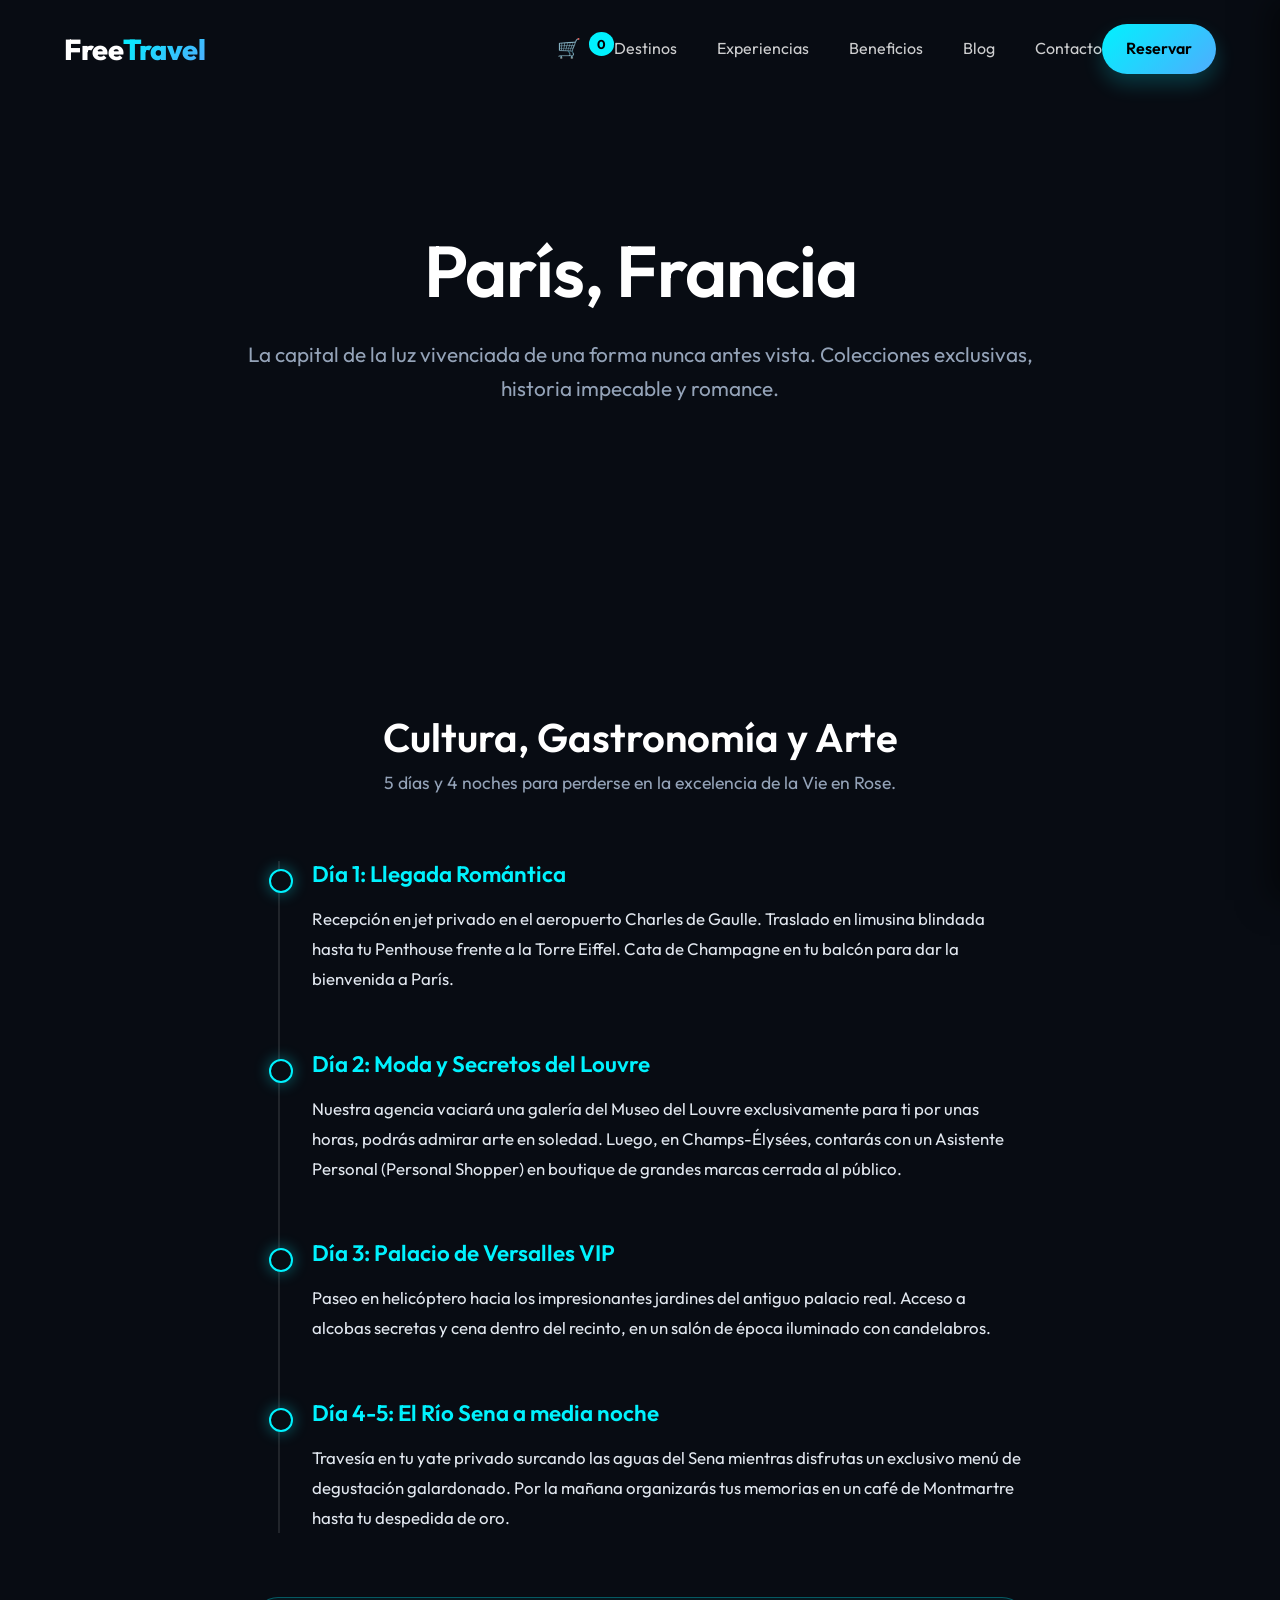
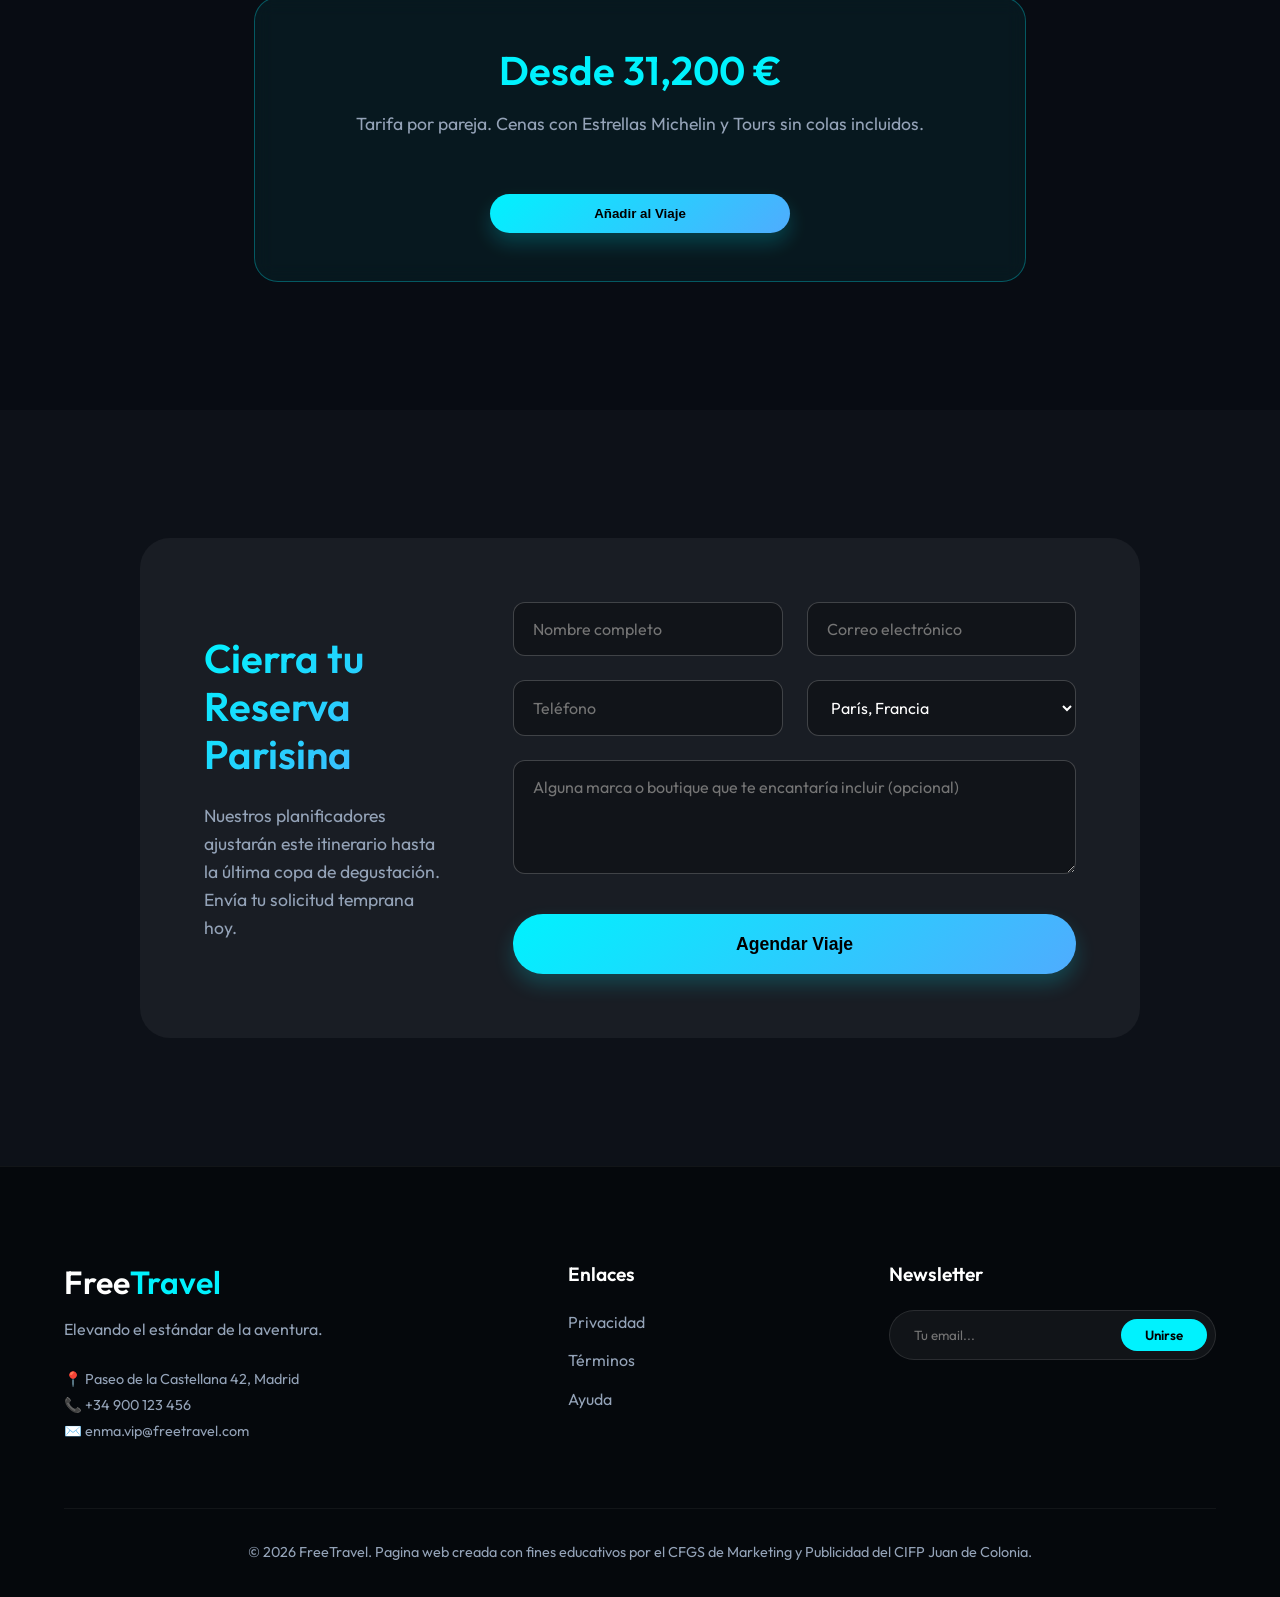
<file: paris.html>
<!DOCTYPE html>
<html lang="es">
<head>
    <meta charset="UTF-8">
    <meta name="viewport" content="width=device-width, initial-scale=1.0">
    <title>Viaje a París | FreeTravel</title>
    <link rel="preconnect" href="https://fonts.googleapis.com">
    <link rel="preconnect" href="https://fonts.gstatic.com" crossorigin>
    <link href="https://fonts.googleapis.com/css2?family=Outfit:wght@300;400;600;800&display=swap" rel="stylesheet">
    <link rel="stylesheet" href="style.css">
</head>
<body>
    <nav class="navbar">
        <div class="logo"><a href="index.html">Free<span>Travel</span></a></div>
        <div class="nav-actions" style="display:flex; align-items:center; gap:1.5rem; margin-left:auto; z-index:102;">
            <div class="cart-toggle" id="cartToggle" style="cursor:pointer; display:flex; align-items:center; gap:0.5rem; font-size:1.2rem;">
                🛒 <span class="cart-count" id="cartCount" style="background:var(--accent-1); color:#000; font-weight:bold; border-radius:50%; padding:0.1rem 0.5rem; font-size:0.8rem; transform: translateY(-5px);">0</span>
            </div>
            <div class="hamburger">
                <div class="line"></div>
                <div class="line"></div>
                <div class="line"></div>
            </div>
        </div>
        <ul class="nav-links">
            <li><a href="index.html#destinos">Destinos</a></li>
            <li><a href="index.html#experiencias">Experiencias</a></li>
            <li><a href="servicios.html">Beneficios</a></li>
            <li><a href="blog.html">Blog</a></li>
            <li><a href="#contacto">Contacto</a></li>
        </ul>
        <a href="#contacto" class="btn-primary magnetic-btn">Reservar</a>
    </nav>

    <header class="hero" style="height: 65vh;">
        <div class="hero-bg" style="background-image: url('https://images.unsplash.com/photo-1499856871958-5b9627545d1a?auto=format&fit=crop&w=2000&q=80')"></div>
        <div class="hero-overlay"></div>
        <div class="hero-content" style="padding-top: 6rem;">
            <h1 class="fade-up" style="font-size: 4.5rem;">París, Francia</h1>
            <p class="fade-up delay-1" style="font-size: 1.3rem;">La capital de la luz vivenciada de una forma nunca antes vista. Colecciones exclusivas, historia impecable y romance.</p>
        </div>
    </header>

    <section class="section-padding" style="max-width: 900px; margin: 0 auto;">
        <div class="section-header scroll-reveal">
            <h2 style="font-size: 2.5rem; margin-bottom: 0.5rem;">Cultura, Gastronomía y Arte</h2>
            <p style="font-size: 1.1rem; color: var(--text-muted);">5 días y 4 noches para perderse en la excelencia de la Vie en Rose.</p>
        </div>
        
        <div class="timeline" style="margin-top: 4rem;">
            <div class="timeline-item scroll-reveal">
                <h3>Día 1: Llegada Romántica</h3>
                <p>Recepción en jet privado en el aeropuerto Charles de Gaulle. Traslado en limusina blindada hasta tu Penthouse frente a la Torre Eiffel. Cata de Champagne en tu balcón para dar la bienvenida a París.</p>
            </div>
            <div class="timeline-item scroll-reveal">
                <h3>Día 2: Moda y Secretos del Louvre</h3>
                <p>Nuestra agencia vaciará una galería del Museo del Louvre exclusivamente para ti por unas horas, podrás admirar arte en soledad. Luego, en Champs-Élysées, contarás con un Asistente Personal (Personal Shopper) en boutique de grandes marcas cerrada al público.</p>
            </div>
            <div class="timeline-item scroll-reveal">
                <h3>Día 3: Palacio de Versalles VIP</h3>
                <p>Paseo en helicóptero hacia los impresionantes jardines del antiguo palacio real. Acceso a alcobas secretas y cena dentro del recinto, en un salón de época iluminado con candelabros.</p>
            </div>
            <div class="timeline-item scroll-reveal">
                <h3>Día 4-5: El Río Sena a media noche</h3>
                <p>Travesía en tu yate privado surcando las aguas del Sena mientras disfrutas un exclusivo menú de degustación galardonado. Por la mañana organizarás tus memorias en un café de Montmartre hasta tu despedida de oro.</p>
            </div>
        </div>

        <div class="pricing-box scroll-reveal">
            <h2>Desde 31,200 €</h2>
            <p>Tarifa por pareja. Cenas con Estrellas Michelin y Tours sin colas incluidos.</p>
            <button class="add-to-cart btn-primary magnetic-btn" style="margin-top: 1.5rem; width: 100%; max-width: 300px; border:none;" data-id="paris" data-name="Glamour en París" data-price="11200" data-img="https://images.unsplash.com/photo-1499856871958-5b9627545d1a?auto=format&fit=crop&w=150&q=80">Añadir al Viaje</button>
        </div>
    </section>

    <section id="contacto" class="contact-section section-padding" style="background: rgba(255,255,255,0.02);">
        <div class="contact-container scroll-reveal" style="border:none; box-shadow:none;">
            <div class="contact-text">
                <h2>Cierra tu Reserva Parisina</h2>
                <p>Nuestros planificadores ajustarán este itinerario hasta la última copa de degustación. Envía tu solicitud temprana hoy.</p>
            </div>
            <form class="contact-form">
                <div class="form-row">
                    <input type="text" placeholder="Nombre completo" required>
                    <input type="email" placeholder="Correo electrónico" required>
                </div>
                <div class="form-row">
                    <input type="tel" placeholder="Teléfono" required>
                    <select required>
                        <option selected>París, Francia</option>
                    </select>
                </div>
                <textarea rows="4" placeholder="Alguna marca o boutique que te encantaría incluir (opcional)"></textarea>
                <button type="submit" class="btn-primary magnetic-btn" style="width:100%; border:none; margin-top: 1rem; padding: 1.2rem; font-size:1.1rem;">Agendar Viaje</button>
            </form>
        </div>
    </section>

    <footer class="footer">
        <div class="footer-content">
            <div class="footer-brand scroll-reveal">
                <h2>Free<span>Travel</span></h2>
                <p>Elevando el estándar de la aventura.</p>
                <div style="margin-top:1.5rem; font-size:0.9rem; color:var(--text-muted); line-height:1.8;">
                    <p>📍 Paseo de la Castellana 42, Madrid</p>
                    <p>📞 +34 900 123 456</p>
                    <p>✉️ enma.vip@freetravel.com</p>
                </div>
            </div>
            <div class="footer-links scroll-reveal" style="transition-delay: 100ms;">
                <h4>Enlaces</h4>
                <ul>
                    <li><a href="privacidad.html">Privacidad</a></li>
                    <li><a href="terminos.html">Términos</a></li>
                    <li><a href="ayuda.html">Ayuda</a></li>
                </ul>
            </div>
            <div class="footer-cta scroll-reveal" style="transition-delay: 200ms;">
                <h4>Newsletter</h4>
                <div class="newsletter">
                    <input type="email" placeholder="Tu email...">
                    <button>Unirse</button>
                </div>
            </div>
        </div>
        <div class="footer-bottom">
            <p>&copy; 2026 FreeTravel. Pagina web creada con fines educativos por el CFGS de Marketing y Publicidad del CIFP Juan de Colonia.</p>
        </div>
    </footer>
    <!-- E-commerce Sidebar -->
    <div class="cart-overlay" id="cartOverlay"></div>
    <aside class="cart-sidebar" id="cartSidebar">
        <div class="cart-header">
            <h2>Tu Viaje</h2>
            <button id="closeCart" class="close-cart">&times;</button>
        </div>
        <div class="cart-items" id="cartItems">
            <!-- Items injected by JS -->
        </div>
        <div class="cart-footer">
            <div class="subtotal" style="display:flex; justify-content:space-between; align-items:center; margin-bottom:1rem;">
                <span>Subtotal:</span>
                <span id="cartTotal" style="color:var(--accent-1); font-weight:bold; font-size:1.5rem;">0 €</span>
            </div>
            <button class="btn-primary magnetic-btn" id="checkoutBtn" style="width: 100%; border:none; padding: 1.2rem; margin-top:0.5rem;">Finalizar Cotización</button>
        </div>
    </aside>

    <script src="app.js"></script>
</body>
</html>
</file>
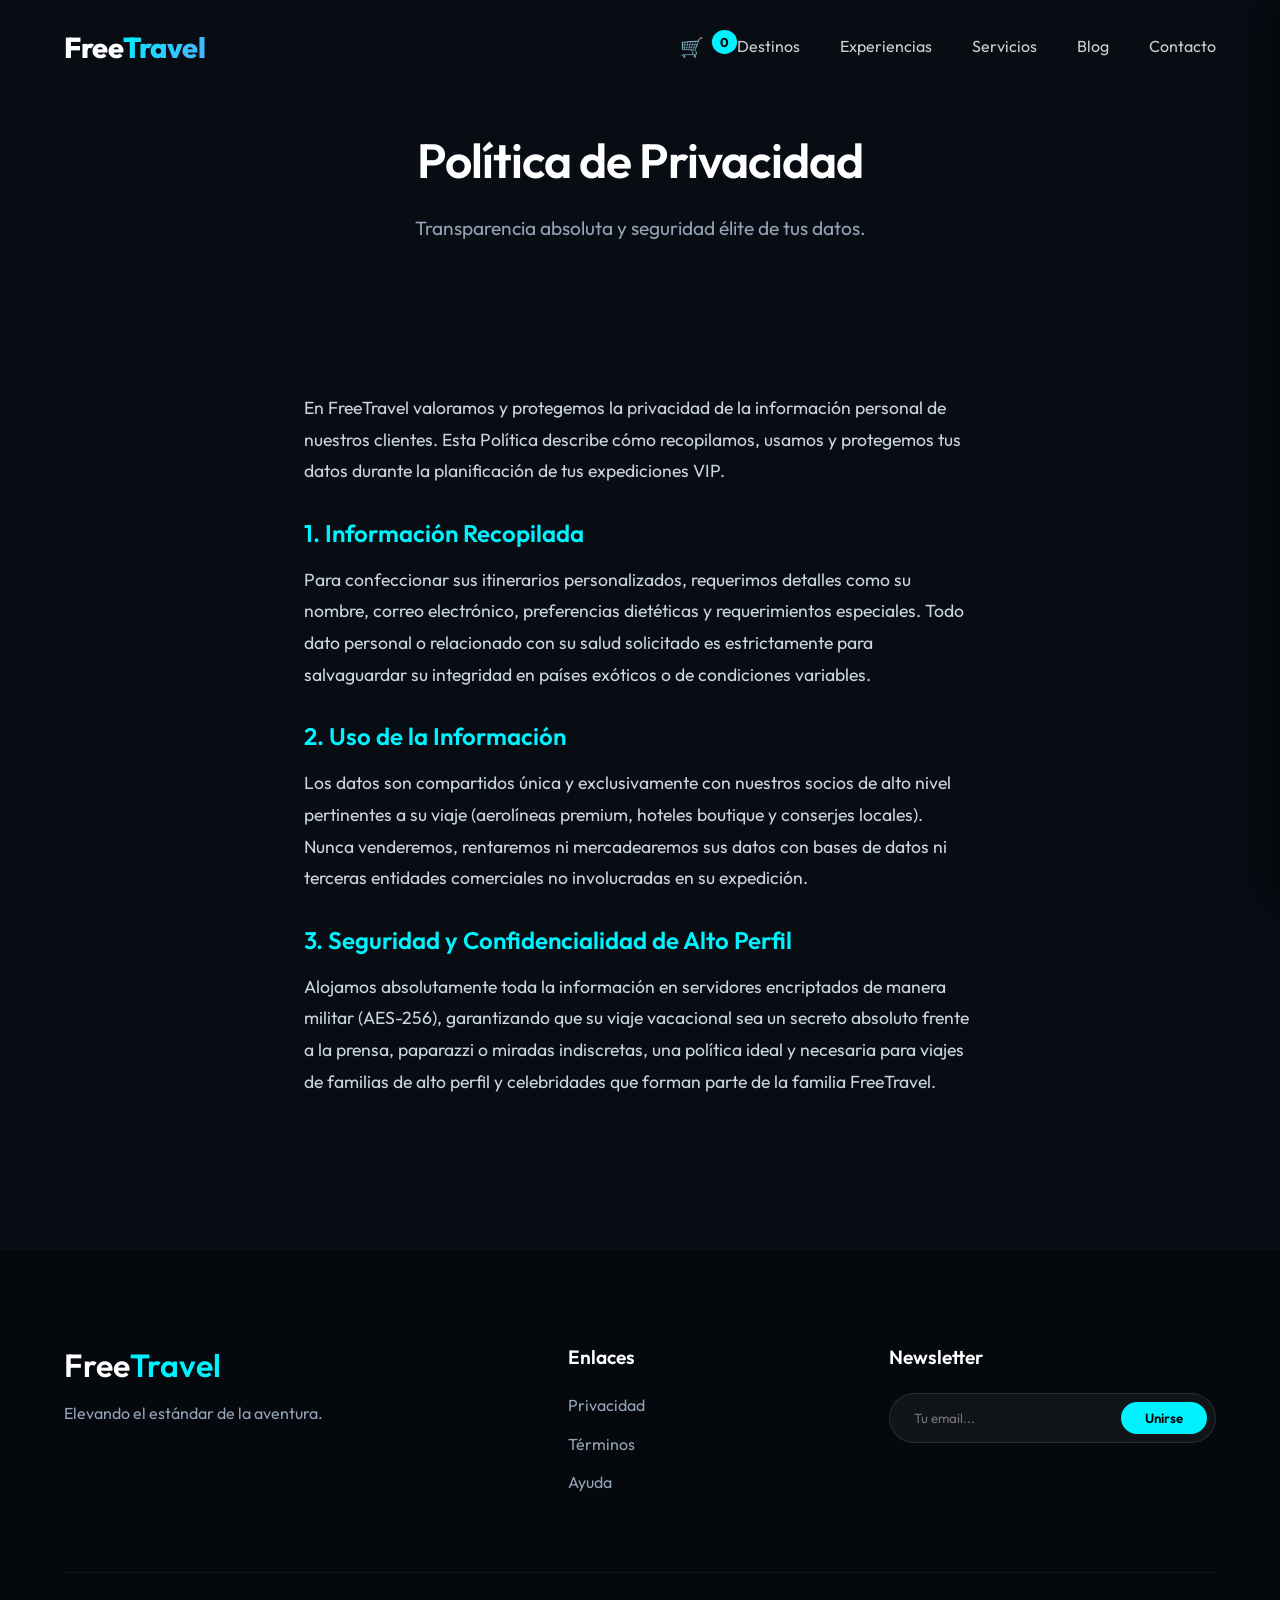
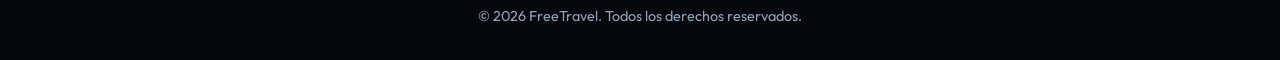
<file: privacidad.html>
<!DOCTYPE html>
<html lang="es">
<head>
    <meta charset="UTF-8">
    <meta name="viewport" content="width=device-width, initial-scale=1.0">
    <title>Política de Privacidad | FreeTravel</title>
    <link href="https://fonts.googleapis.com/css2?family=Outfit:wght@300;400;600;800&display=swap" rel="stylesheet">
    <link rel="stylesheet" href="style.css">
    <style>
        .legal-content p { color: #cbd5e1; font-size: 1.1rem; line-height: 1.8; margin-bottom: 1.5rem; }
        .legal-content h3 { color: var(--accent-1); margin-top: 2rem; margin-bottom: 1rem; font-size: 1.5rem; }
    </style>
</head>
<body>
    <nav class="navbar">
        <div class="logo"><a href="index.html">Free<span>Travel</span></a></div>
        <div class="nav-actions" style="display:flex; align-items:center; gap:1.5rem; margin-left:auto; z-index:102;">
            <div class="cart-toggle" id="cartToggle" style="cursor:pointer; display:flex; align-items:center; gap:0.5rem; font-size:1.2rem;">
                🛒 <span class="cart-count" id="cartCount" style="background:var(--accent-1); color:#000; font-weight:bold; border-radius:50%; padding:0.1rem 0.5rem; font-size:0.8rem; transform: translateY(-5px);">0</span>
            </div>
            <div class="hamburger">
                <div class="line"></div>
                <div class="line"></div>
                <div class="line"></div>
            </div>
        </div>
        <ul class="nav-links">
            <li><a href="index.html#destinos">Destinos</a></li>
            <li><a href="index.html#experiencias">Experiencias</a></li>
            <li><a href="servicios.html">Servicios</a></li>
            <li><a href="blog.html">Blog</a></li>
            <li><a href="index.html#contacto">Contacto</a></li>
        </ul>
    </nav>

    <header class="hero" style="height: 40vh; min-height: 300px;">
        <div class="hero-overlay" style="background: linear-gradient(180deg, rgba(8,12,19,0.9) 0%, rgba(8,12,19,1) 100%);"></div>
        <div class="hero-content" style="padding-top: 4rem;">
            <h1 class="fade-up" style="font-size: 3rem;">Política de Privacidad</h1>
            <p class="fade-up delay-1">Transparencia absoluta y seguridad élite de tus datos.</p>
        </div>
    </header>

    <section class="section-padding legal-content" style="max-width: 800px; margin: 0 auto; padding-top: 2rem;">
        <p>En FreeTravel valoramos y protegemos la privacidad de la información personal de nuestros clientes. Esta Política describe cómo recopilamos, usamos y protegemos tus datos durante la planificación de tus expediciones VIP.</p>
        
        <h3>1. Información Recopilada</h3>
        <p>Para confeccionar sus itinerarios personalizados, requerimos detalles como su nombre, correo electrónico, preferencias dietéticas y requerimientos especiales. Todo dato personal o relacionado con su salud solicitado es estrictamente para salvaguardar su integridad en países exóticos o de condiciones variables.</p>

        <h3>2. Uso de la Información</h3>
        <p>Los datos son compartidos única y exclusivamente con nuestros socios de alto nivel pertinentes a su viaje (aerolíneas premium, hoteles boutique y conserjes locales). Nunca venderemos, rentaremos ni mercadearemos sus datos con bases de datos ni terceras entidades comerciales no involucradas en su expedición.</p>

        <h3>3. Seguridad y Confidencialidad de Alto Perfil</h3>
        <p>Alojamos absolutamente toda la información en servidores encriptados de manera militar (AES-256), garantizando que su viaje vacacional sea un secreto absoluto frente a la prensa, paparazzi o miradas indiscretas, una política ideal y necesaria para viajes de familias de alto perfil y celebridades que forman parte de la familia FreeTravel.</p>
    </section>

    <footer class="footer">
        <div class="footer-content">
            <div class="footer-brand scroll-reveal">
                <h2>Free<span>Travel</span></h2>
                <p>Elevando el estándar de la aventura.</p>
            </div>
            <div class="footer-links scroll-reveal" style="transition-delay: 100ms;">
                <h4>Enlaces</h4>
                <ul>
                    <li><a href="privacidad.html">Privacidad</a></li>
                    <li><a href="terminos.html">Términos</a></li>
                    <li><a href="ayuda.html">Ayuda</a></li>
                </ul>
            </div>
            <div class="footer-cta scroll-reveal" style="transition-delay: 200ms;">
                <h4>Newsletter</h4>
                <div class="newsletter">
                    <input type="email" placeholder="Tu email...">
                    <button>Unirse</button>
                </div>
            </div>
        </div>
        <div class="footer-bottom">
            <p>&copy; 2026 FreeTravel. Todos los derechos reservados.</p>
        </div>
    </footer>
    <!-- E-commerce Sidebar -->
    <div class="cart-overlay" id="cartOverlay"></div>
    <aside class="cart-sidebar" id="cartSidebar">
        <div class="cart-header">
            <h2>Tu Viaje</h2>
            <button id="closeCart" class="close-cart">&times;</button>
        </div>
        <div class="cart-items" id="cartItems">
            <!-- Items injected by JS -->
        </div>
        <div class="cart-footer">
            <div class="subtotal" style="display:flex; justify-content:space-between; align-items:center; margin-bottom:1rem;">
                <span>Subtotal:</span>
                <span id="cartTotal" style="color:var(--accent-1); font-weight:bold; font-size:1.5rem;">$0 USD</span>
            </div>
            <button class="btn-primary magnetic-btn" id="checkoutBtn" style="width: 100%; border:none; padding: 1.2rem; margin-top:0.5rem;">Finalizar Cotización</button>
        </div>
    </aside>

    <script src="app.js"></script>
</body>
</html>
</file>
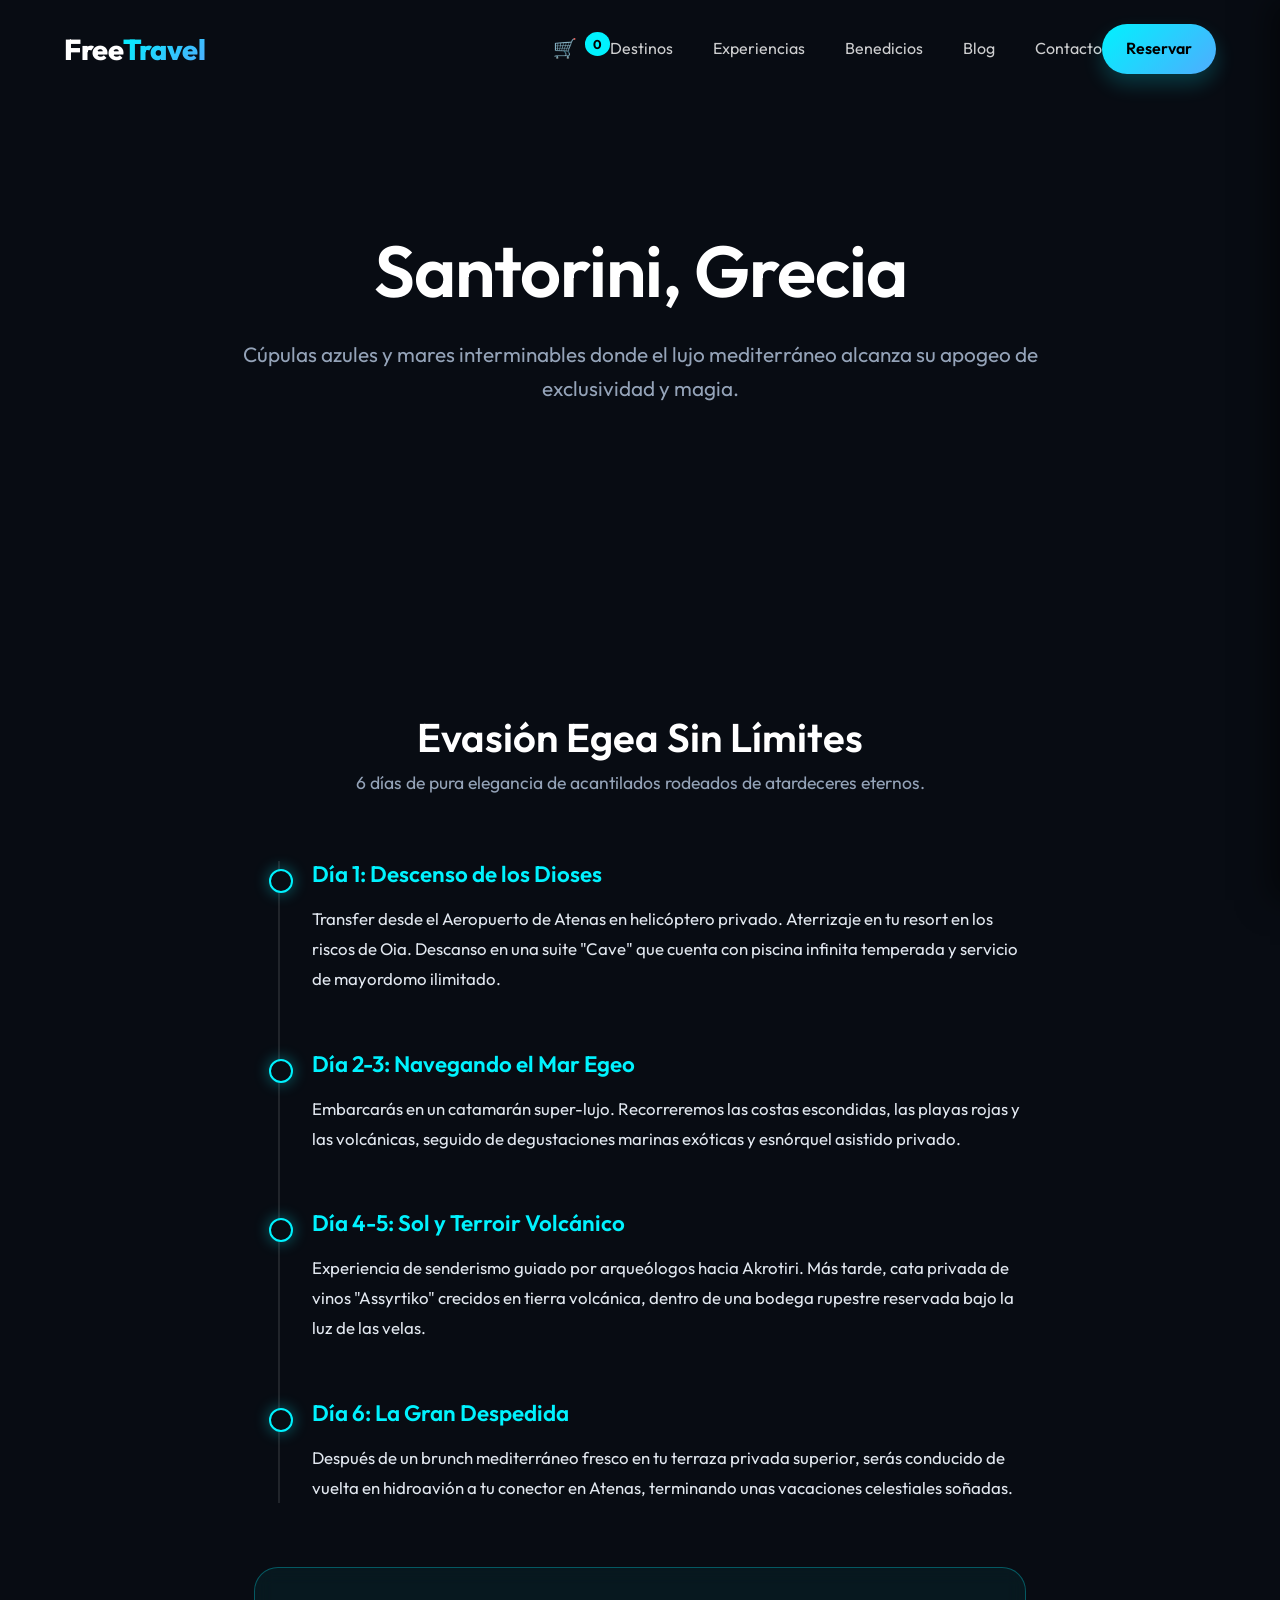
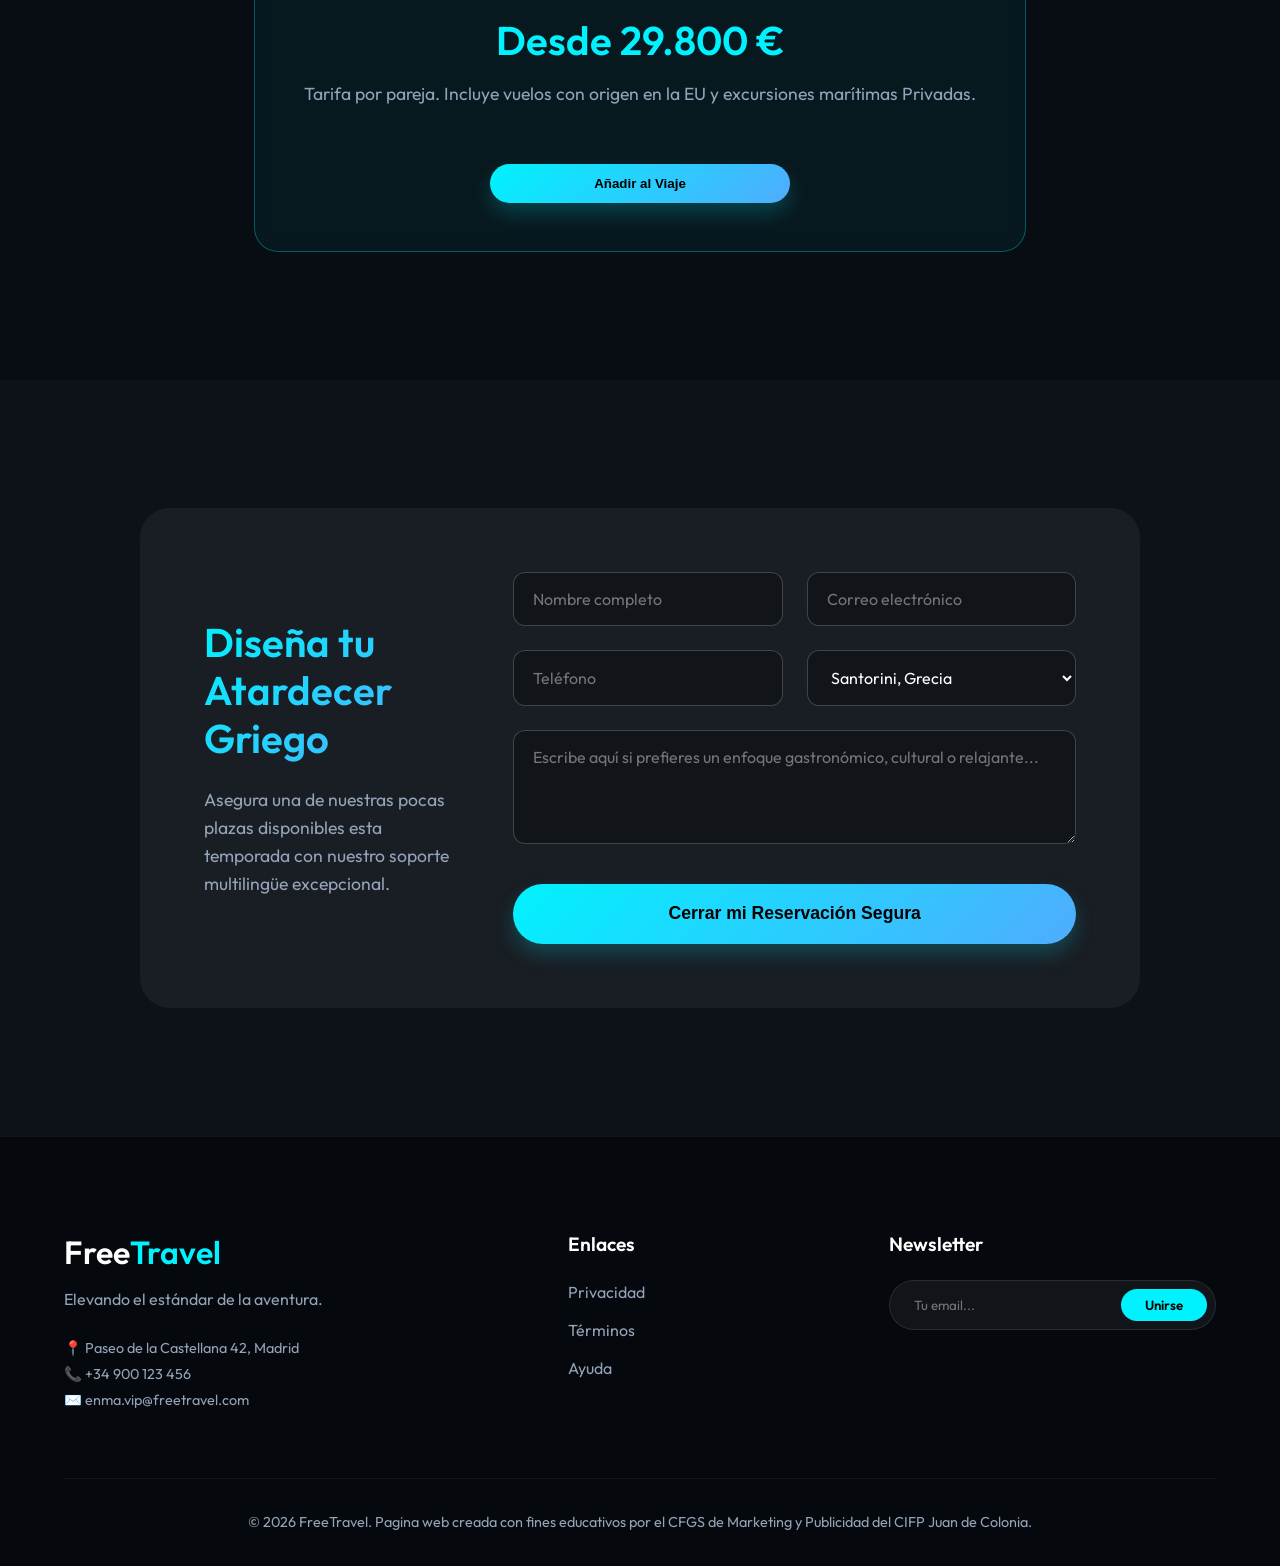
<file: santorini.html>
<!DOCTYPE html>
<html lang="es">
<head>
    <meta charset="UTF-8">
    <meta name="viewport" content="width=device-width, initial-scale=1.0">
    <title>Viaje a Santorini | FreeTravel</title>
    <link rel="preconnect" href="https://fonts.googleapis.com">
    <link rel="preconnect" href="https://fonts.gstatic.com" crossorigin>
    <link href="https://fonts.googleapis.com/css2?family=Outfit:wght@300;400;600;800&display=swap" rel="stylesheet">
    <link rel="stylesheet" href="style.css">
</head>
<body>
    <nav class="navbar">
        <div class="logo"><a href="index.html">Free<span>Travel</span></a></div>
        <div class="nav-actions" style="display:flex; align-items:center; gap:1.5rem; margin-left:auto; z-index:102;">
            <div class="cart-toggle" id="cartToggle" style="cursor:pointer; display:flex; align-items:center; gap:0.5rem; font-size:1.2rem;">
                🛒 <span class="cart-count" id="cartCount" style="background:var(--accent-1); color:#000; font-weight:bold; border-radius:50%; padding:0.1rem 0.5rem; font-size:0.8rem; transform: translateY(-5px);">0</span>
            </div>
            <div class="hamburger">
                <div class="line"></div>
                <div class="line"></div>
                <div class="line"></div>
            </div>
        </div>
        <ul class="nav-links">
            <li><a href="index.html#destinos">Destinos</a></li>
            <li><a href="index.html#experiencias">Experiencias</a></li>
            <li><a href="servicios.html">Benedicios</a></li>
            <li><a href="blog.html">Blog</a></li>
            <li><a href="#contacto">Contacto</a></li>
        </ul>
        <a href="#contacto" class="btn-primary magnetic-btn">Reservar</a>
    </nav>

    <header class="hero" style="height: 65vh;">
        <div class="hero-bg" style="background-image: url('https://images.unsplash.com/photo-1549144511-f099e773c147?auto=format&fit=crop&w=2000&q=80')"></div>
        <div class="hero-overlay"></div>
        <div class="hero-content" style="padding-top: 6rem;">
            <h1 class="fade-up" style="font-size: 4.5rem;">Santorini, Grecia</h1>
            <p class="fade-up delay-1" style="font-size: 1.3rem;">Cúpulas azules y mares interminables donde el lujo mediterráneo alcanza su apogeo de exclusividad y magia.</p>
        </div>
    </header>

    <section class="section-padding" style="max-width: 900px; margin: 0 auto;">
        <div class="section-header scroll-reveal">
            <h2 style="font-size: 2.5rem; margin-bottom: 0.5rem;">Evasión Egea Sin Límites</h2>
            <p style="font-size: 1.1rem; color: var(--text-muted);">6 días de pura elegancia de acantilados rodeados de atardeceres eternos.</p>
        </div>
        
        <div class="timeline" style="margin-top: 4rem;">
            <div class="timeline-item scroll-reveal">
                <h3>Día 1: Descenso de los Dioses</h3>
                <p>Transfer desde el Aeropuerto de Atenas en helicóptero privado. Aterrizaje en tu resort en los riscos de Oia. Descanso en una suite "Cave" que cuenta con piscina infinita temperada y servicio de mayordomo ilimitado.</p>
            </div>
            <div class="timeline-item scroll-reveal">
                <h3>Día 2-3: Navegando el Mar Egeo</h3>
                <p>Embarcarás en un catamarán super-lujo. Recorreremos las costas escondidas, las playas rojas y las volcánicas, seguido de degustaciones marinas exóticas y esnórquel asistido privado.</p>
            </div>
            <div class="timeline-item scroll-reveal">
                <h3>Día 4-5: Sol y Terroir Volcánico</h3>
                <p>Experiencia de senderismo guiado por arqueólogos hacia Akrotiri. Más tarde, cata privada de vinos "Assyrtiko" crecidos en tierra volcánica, dentro de una bodega rupestre reservada bajo la luz de las velas.</p>
            </div>
            <div class="timeline-item scroll-reveal">
                <h3>Día 6: La Gran Despedida</h3>
                <p>Después de un brunch mediterráneo fresco en tu terraza privada superior, serás conducido de vuelta en hidroavión a tu conector en Atenas, terminando unas vacaciones celestiales soñadas.</p>
            </div>
        </div>

        <div class="pricing-box scroll-reveal">
            <h2>Desde 29.800 €</h2>
            <p>Tarifa por pareja. Incluye vuelos con origen en la EU y excursiones marítimas Privadas.</p>
            <button class="add-to-cart btn-primary magnetic-btn" style="margin-top: 1.5rem; width: 100%; max-width: 300px; border:none;" data-id="santorini" data-name="Evasión en Santorini" data-price="9800" data-img="https://images.unsplash.com/photo-1549144511-f099e773c147?auto=format&fit=crop&w=150&q=80">Añadir al Viaje</button>
        </div>
    </section>

    <section id="contacto" class="contact-section section-padding" style="background: rgba(255,255,255,0.02);">
        <div class="contact-container scroll-reveal" style="border:none; box-shadow:none;">
            <div class="contact-text">
                <h2>Diseña tu Atardecer Griego</h2>
                <p>Asegura una de nuestras pocas plazas disponibles esta temporada con nuestro soporte multilingüe excepcional.</p>
            </div>
            <form class="contact-form">
                <div class="form-row">
                    <input type="text" placeholder="Nombre completo" required>
                    <input type="email" placeholder="Correo electrónico" required>
                </div>
                <div class="form-row">
                    <input type="tel" placeholder="Teléfono" required>
                    <select required>
                        <option selected>Santorini, Grecia</option>
                    </select>
                </div>
                <textarea rows="4" placeholder="Escribe aquí si prefieres un enfoque gastronómico, cultural o relajante..."></textarea>
                <button type="submit" class="btn-primary magnetic-btn" style="width:100%; border:none; margin-top: 1rem; padding: 1.2rem; font-size:1.1rem;">Cerrar mi Reservación Segura</button>
            </form>
        </div>
    </section>

    <footer class="footer">
        <div class="footer-content">
            <div class="footer-brand scroll-reveal">
                <h2>Free<span>Travel</span></h2>
                <p>Elevando el estándar de la aventura.</p>
                <div style="margin-top:1.5rem; font-size:0.9rem; color:var(--text-muted); line-height:1.8;">
                    <p>📍 Paseo de la Castellana 42, Madrid</p>
                    <p>📞 +34 900 123 456</p>
                    <p>✉️ enma.vip@freetravel.com</p>
                </div>
            </div>
            <div class="footer-links scroll-reveal" style="transition-delay: 100ms;">
                <h4>Enlaces</h4>
                <ul>
                    <li><a href="privacidad.html">Privacidad</a></li>
                    <li><a href="terminos.html">Términos</a></li>
                    <li><a href="ayuda.html">Ayuda</a></li>
                </ul>
            </div>
            <div class="footer-cta scroll-reveal" style="transition-delay: 200ms;">
                <h4>Newsletter</h4>
                <div class="newsletter">
                    <input type="email" placeholder="Tu email...">
                    <button>Unirse</button>
                </div>
            </div>
        </div>
        <div class="footer-bottom">
            <p>&copy; 2026 FreeTravel. Pagina web creada con fines educativos por el CFGS de Marketing y Publicidad del CIFP Juan de Colonia.</p>
        </div>
    </footer>
    <!-- E-commerce Sidebar -->
    <div class="cart-overlay" id="cartOverlay"></div>
    <aside class="cart-sidebar" id="cartSidebar">
        <div class="cart-header">
            <h2>Tu Viaje</h2>
            <button id="closeCart" class="close-cart">&times;</button>
        </div>
        <div class="cart-items" id="cartItems">
            <!-- Items injected by JS -->
        </div>
        <div class="cart-footer">
            <div class="subtotal" style="display:flex; justify-content:space-between; align-items:center; margin-bottom:1rem;">
                <span>Subtotal:</span>
                <span id="cartTotal" style="color:var(--accent-1); font-weight:bold; font-size:1.5rem;">0 €</span>
            </div>
            <button class="btn-primary magnetic-btn" id="checkoutBtn" style="width: 100%; border:none; padding: 1.2rem; margin-top:0.5rem;">Finalizar Cotización</button>
        </div>
    </aside>

    <script src="app.js"></script>
</body>
</html>
</file>
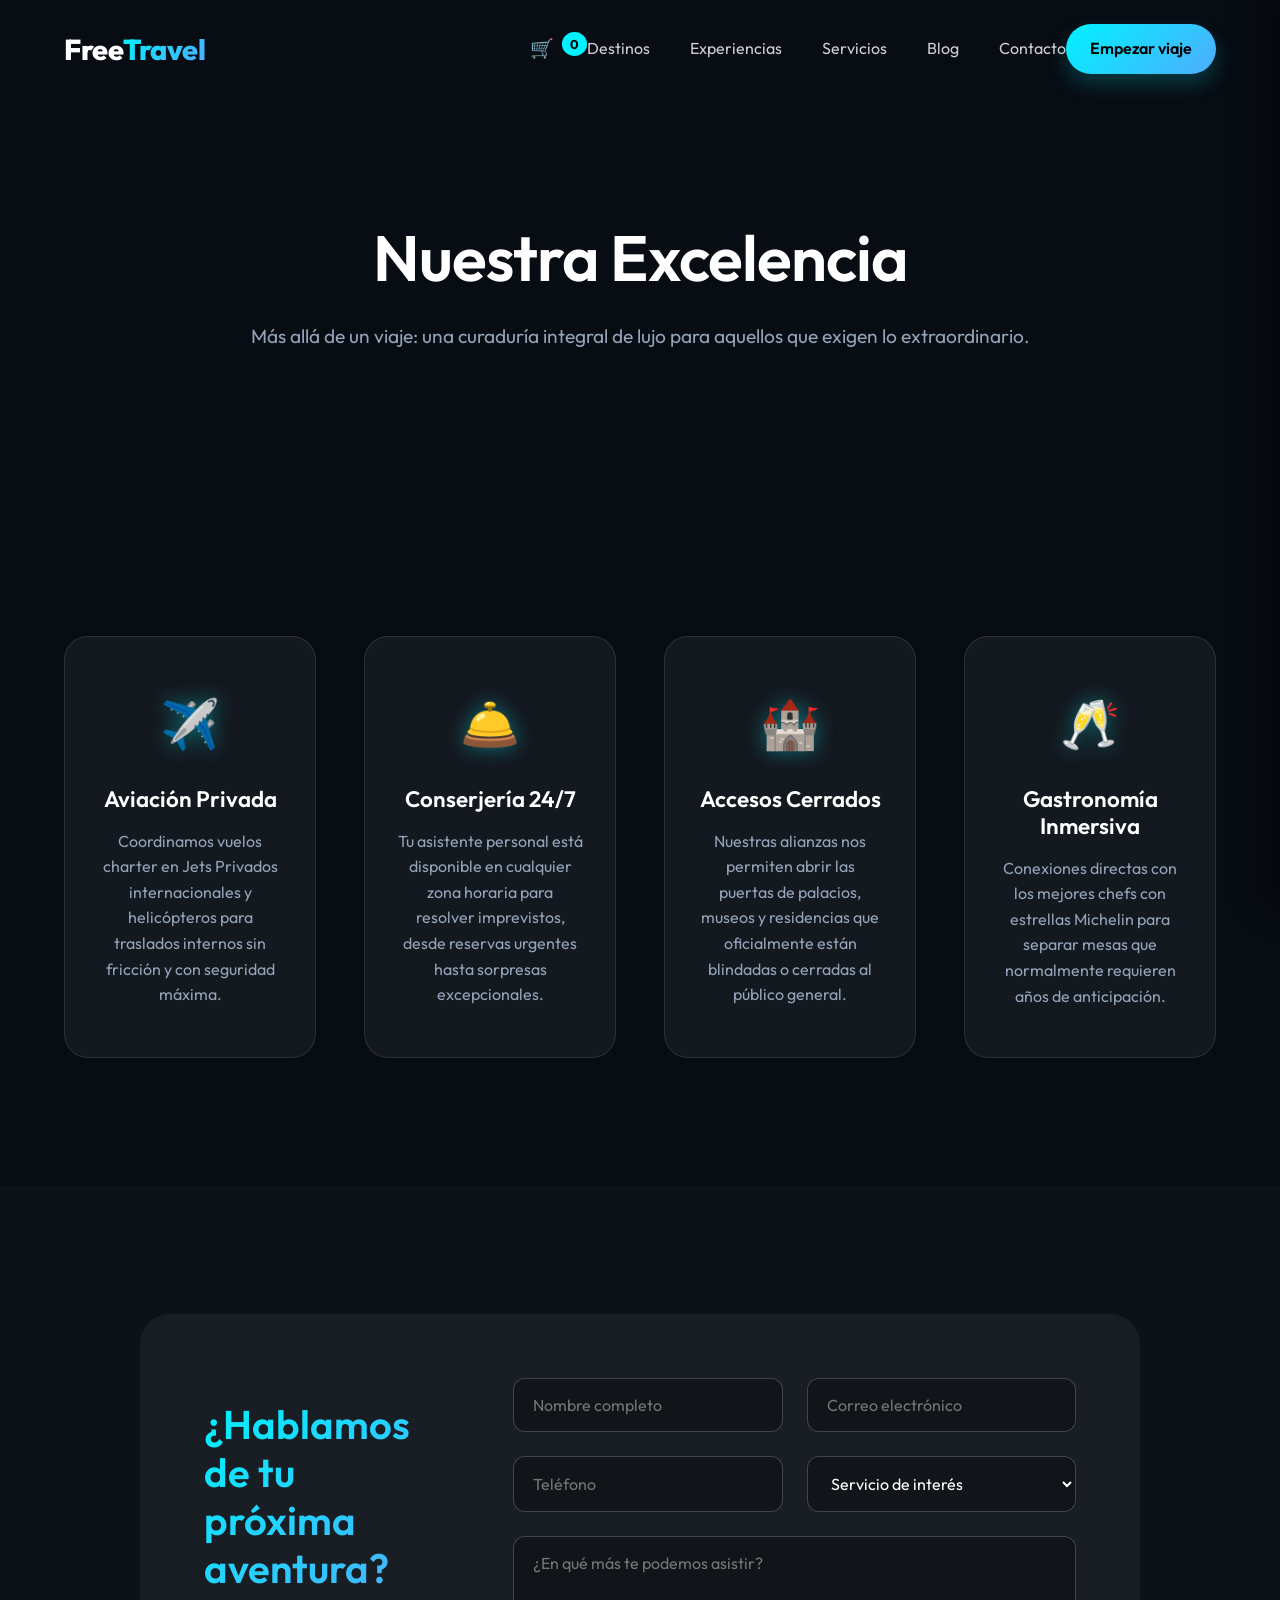
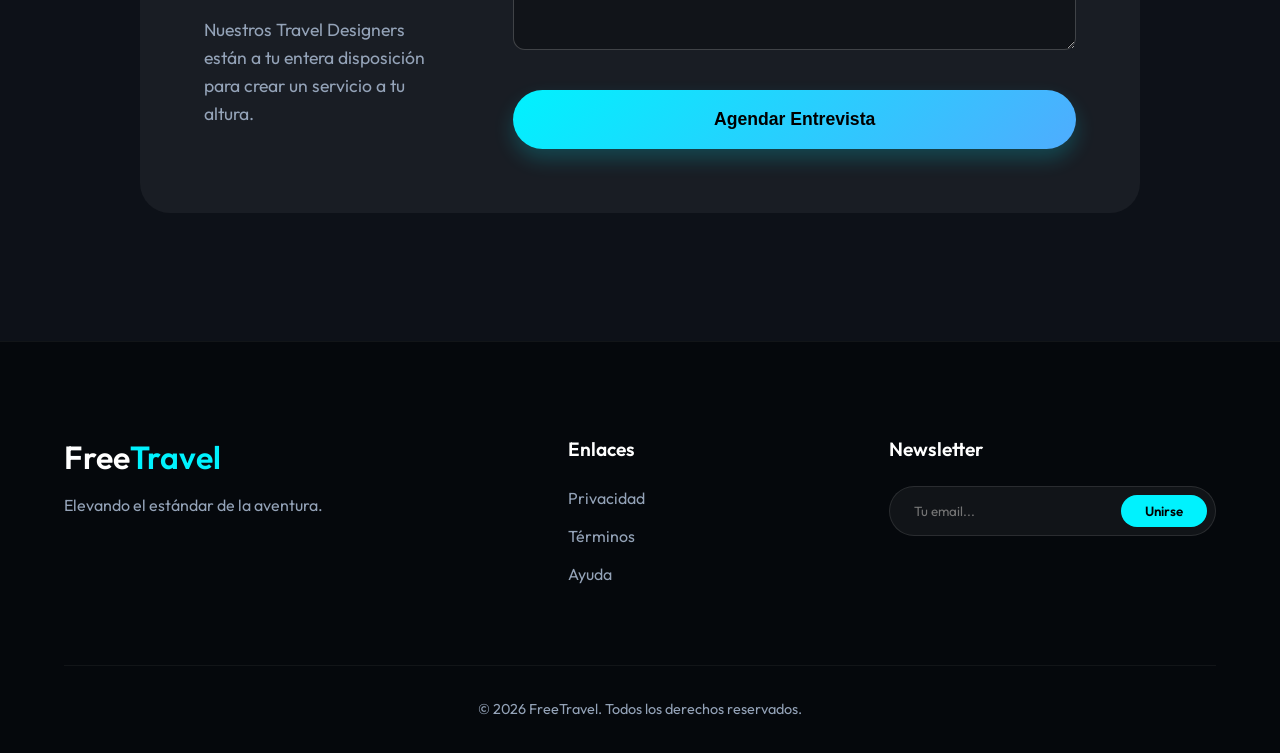
<file: servicios.html>
<!DOCTYPE html>
<html lang="es">
<head>
    <meta charset="UTF-8">
    <meta name="viewport" content="width=device-width, initial-scale=1.0">
    <title>Servicios Exclusivos | FreeTravel</title>
    <link rel="preconnect" href="https://fonts.googleapis.com">
    <link rel="preconnect" href="https://fonts.gstatic.com" crossorigin>
    <link href="https://fonts.googleapis.com/css2?family=Outfit:wght@300;400;600;800&display=swap" rel="stylesheet">
    <link rel="stylesheet" href="style.css">
</head>
<body>
    <nav class="navbar">
        <div class="logo"><a href="index.html">Free<span>Travel</span></a></div>
        <div class="nav-actions" style="display:flex; align-items:center; gap:1.5rem; margin-left:auto; z-index:102;">
            <div class="cart-toggle" id="cartToggle" style="cursor:pointer; display:flex; align-items:center; gap:0.5rem; font-size:1.2rem;">
                🛒 <span class="cart-count" id="cartCount" style="background:var(--accent-1); color:#000; font-weight:bold; border-radius:50%; padding:0.1rem 0.5rem; font-size:0.8rem; transform: translateY(-5px);">0</span>
            </div>
            <div class="hamburger">
                <div class="line"></div>
                <div class="line"></div>
                <div class="line"></div>
            </div>
        </div>
        <ul class="nav-links">
            <li><a href="index.html#destinos">Destinos</a></li>
            <li><a href="index.html#experiencias">Experiencias</a></li>
            <li><a href="servicios.html">Servicios</a></li>
            <li><a href="blog.html">Blog</a></li>
            <li><a href="#contacto">Contacto</a></li>
        </ul>
        <a href="#contacto" class="btn-primary magnetic-btn">Empezar viaje</a>
    </nav>

    <header class="hero" style="height: 60vh;">
        <div class="hero-bg" style="background-image: url('https://images.unsplash.com/photo-1544644181-1484b3fdfc62?auto=format&fit=crop&w=2000&q=80')"></div>
        <div class="hero-overlay"></div>
        <div class="hero-content" style="padding-top: 5rem;">
            <h1 class="fade-up" style="font-size: 4rem;">Nuestra Excelencia</h1>
            <p class="fade-up delay-1" style="font-size: 1.2rem;">Más allá de un viaje: una curaduría integral de lujo para aquellos que exigen lo extraordinario.</p>
        </div>
    </header>

    <section class="features section-padding" style="padding-top: 6rem;">
        <div class="features-flex">
            <div class="feature-item scroll-reveal">
                <div class="feature-icon">✈️</div>
                <h4>Aviación Privada</h4>
                <p>Coordinamos vuelos charter en Jets Privados internacionales y helicópteros para traslados internos sin fricción y con seguridad máxima.</p>
                <div class="service-details">
                    <strong>Detalles Exclusivos:</strong><br>Catering a medida a bordo, acceso a terminales ejecutivas sin filas, y listas de despegue prioritario con tan solo 4 horas de antelación.
                </div>
            </div>
            <div class="feature-item scroll-reveal delay-1">
                <div class="feature-icon">🛎️</div>
                <h4>Conserjería 24/7</h4>
                <p>Tu asistente personal está disponible en cualquier zona horaria para resolver imprevistos, desde reservas urgentes hasta sorpresas excepcionales.</p>
                <div class="service-details">
                    <strong>Gestión Inmediata:</strong><br>Canal de mensajería cifrada (Elite Pass). Entregas de obsequios a nivel global en menos de 24h y especialistas locales asignados.
                </div>
            </div>
            <div class="feature-item scroll-reveal delay-2">
                <div class="feature-icon">🏰</div>
                <h4>Accesos Cerrados</h4>
                <p>Nuestras alianzas nos permiten abrir las puertas de palacios, museos y residencias que oficialmente están blindadas o cerradas al público general.</p>
                <div class="service-details">
                    <strong>Aperturas Oficiales:</strong><br>Entradas fuera del horario comercial regular y visitas guiadas a cargo de conservadores oficiales o dueños aristócratas en persona.
                </div>
            </div>
            <div class="feature-item scroll-reveal">
                <div class="feature-icon">🥂</div>
                <h4>Gastronomía Inmersiva</h4>
                <p>Conexiones directas con los mejores chefs con estrellas Michelin para separar mesas que normalmente requieren años de anticipación.</p>
                <div class="service-details">
                    <strong>Reservas Élites:</strong><br>Ingreso a bodegas secretas acompañados del <em>Somelier</em> maestro y cierre total de restaurantes de alta gama exclusivamente para ti.
                </div>
            </div>
        </div>
    </section>

    <!-- Includes contact form -->
    <section id="contacto" class="contact-section section-padding" style="background: rgba(255,255,255,0.02);">
        <div class="contact-container scroll-reveal" style="border:none; box-shadow:none;">
            <div class="contact-text">
                <h2>¿Hablamos de tu próxima aventura?</h2>
                <p>Nuestros Travel Designers están a tu entera disposición para crear un servicio a tu altura.</p>
            </div>
            <form class="contact-form">
                <div class="form-row">
                    <input type="text" placeholder="Nombre completo" required>
                    <input type="email" placeholder="Correo electrónico" required>
                </div>
                <div class="form-row">
                    <input type="tel" placeholder="Teléfono" required>
                    <select required>
                        <option value="" disabled selected>Servicio de interés</option>
                        <option>Organización de luna de miel</option>
                        <option>Viajes Familiares VIP</option>
                        <option>Jet Charter Privado</option>
                        <option>Retiros Corporativos</option>
                    </select>
                </div>
                <textarea rows="4" placeholder="¿En qué más te podemos asistir?"></textarea>
                <button type="submit" class="btn-primary magnetic-btn" style="width:100%; border:none; margin-top: 1rem; padding: 1.2rem; font-size:1.1rem;">Agendar Entrevista</button>
            </form>
        </div>
    </section>

    <footer class="footer">
        <div class="footer-content">
            <div class="footer-brand scroll-reveal">
                <h2>Free<span>Travel</span></h2>
                <p>Elevando el estándar de la aventura.</p>
            </div>
            <div class="footer-links scroll-reveal" style="transition-delay: 100ms;">
                <h4>Enlaces</h4>
                <ul>
                    <li><a href="privacidad.html">Privacidad</a></li>
                    <li><a href="terminos.html">Términos</a></li>
                    <li><a href="ayuda.html">Ayuda</a></li>
                </ul>
            </div>
            <div class="footer-cta scroll-reveal" style="transition-delay: 200ms;">
                <h4>Newsletter</h4>
                <div class="newsletter">
                    <input type="email" placeholder="Tu email...">
                    <button>Unirse</button>
                </div>
            </div>
        </div>
        <div class="footer-bottom">
            <p>&copy; 2026 FreeTravel. Todos los derechos reservados.</p>
        </div>
    </footer>
    <!-- E-commerce Sidebar -->
    <div class="cart-overlay" id="cartOverlay"></div>
    <aside class="cart-sidebar" id="cartSidebar">
        <div class="cart-header">
            <h2>Tu Viaje</h2>
            <button id="closeCart" class="close-cart">&times;</button>
        </div>
        <div class="cart-items" id="cartItems">
            <!-- Items injected by JS -->
        </div>
        <div class="cart-footer">
            <div class="subtotal" style="display:flex; justify-content:space-between; align-items:center; margin-bottom:1rem;">
                <span>Subtotal:</span>
                <span id="cartTotal" style="color:var(--accent-1); font-weight:bold; font-size:1.5rem;">$0 USD</span>
            </div>
            <button class="btn-primary magnetic-btn" id="checkoutBtn" style="width: 100%; border:none; padding: 1.2rem; margin-top:0.5rem;">Finalizar Cotización</button>
        </div>
    </aside>

    <script src="app.js"></script>
</body>
</html>
</file>
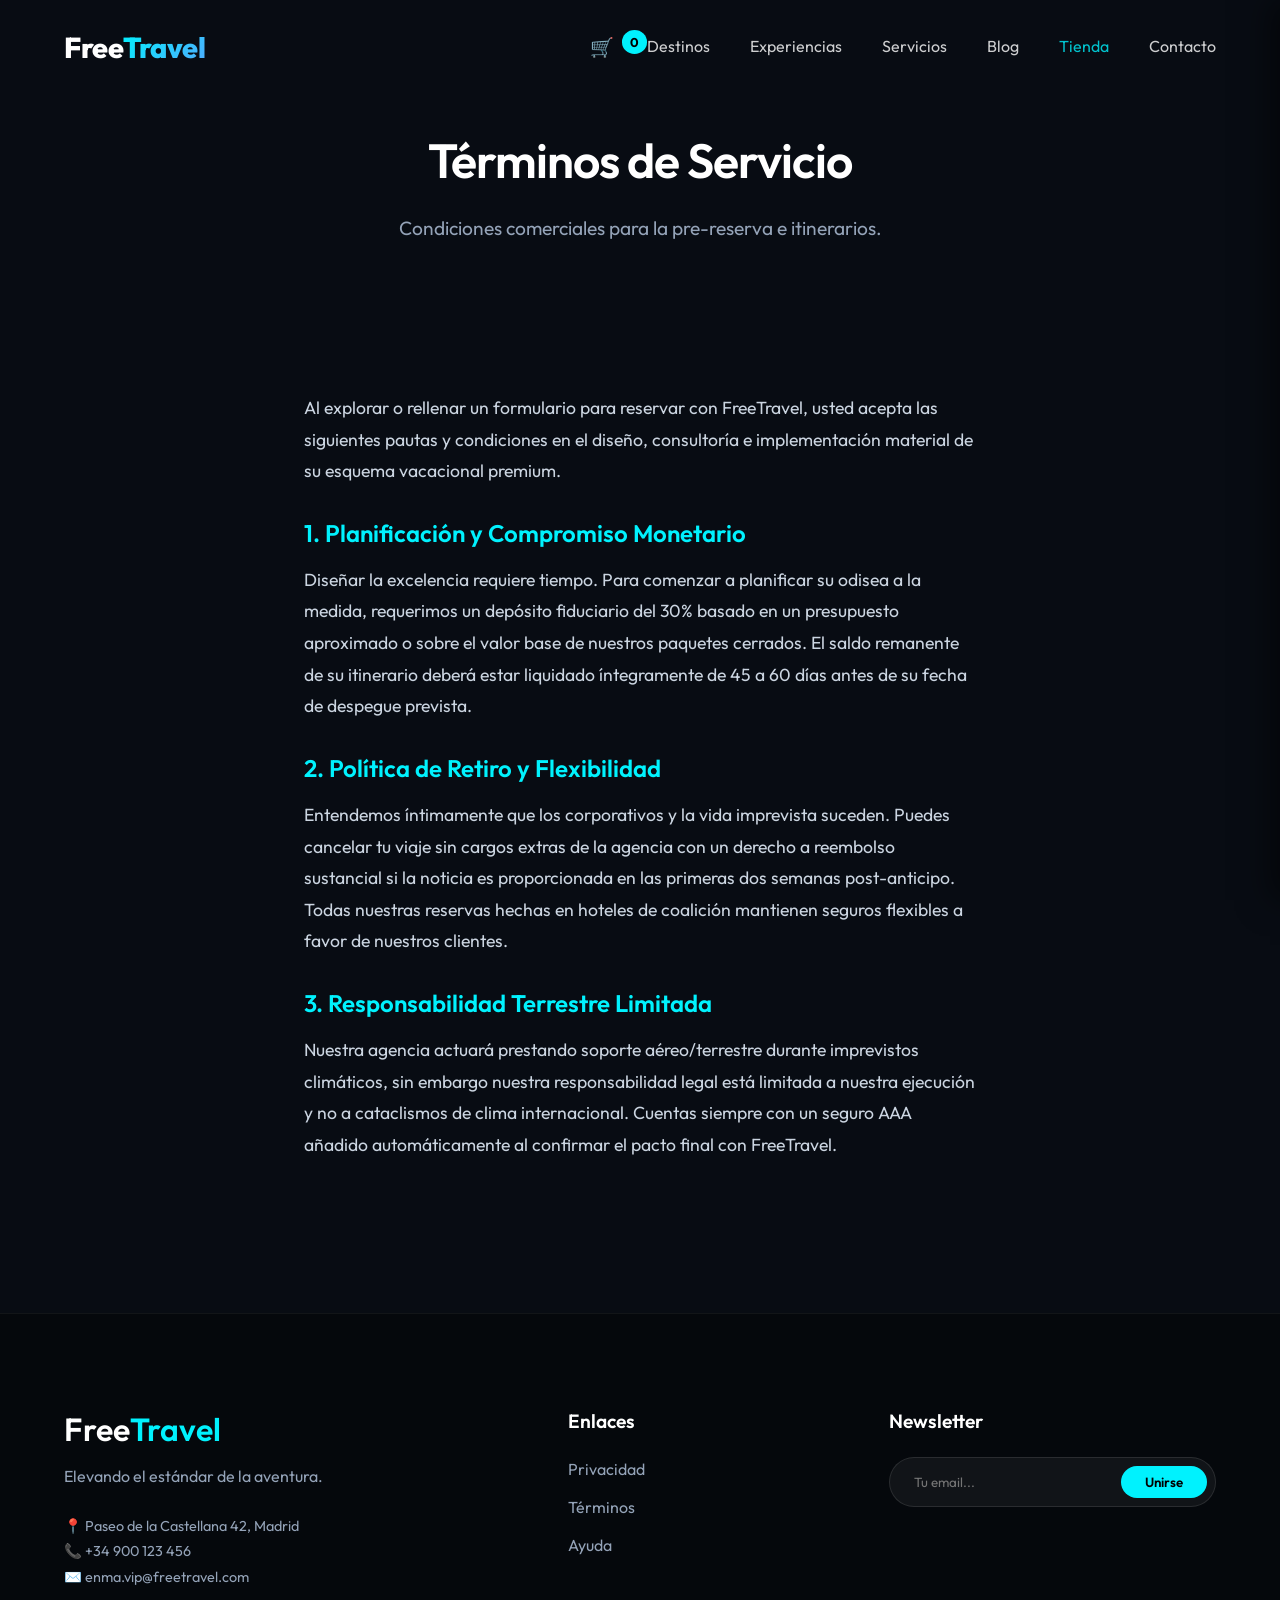
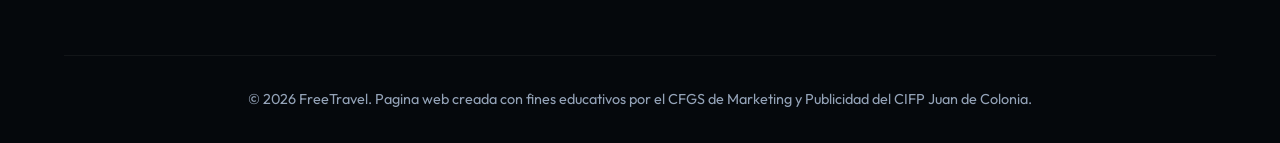
<file: terminos.html>
<!DOCTYPE html>
<html lang="es">
<head>
    <meta charset="UTF-8">
    <meta name="viewport" content="width=device-width, initial-scale=1.0">
    <title>Términos de Servicio | FreeTravel</title>
    <link href="https://fonts.googleapis.com/css2?family=Outfit:wght@300;400;600;800&display=swap" rel="stylesheet">
    <link rel="stylesheet" href="style.css">
    <style>
        .legal-content p { color: #cbd5e1; font-size: 1.1rem; line-height: 1.8; margin-bottom: 1.5rem; }
        .legal-content h3 { color: var(--accent-1); margin-top: 2rem; margin-bottom: 1rem; font-size: 1.5rem; }
    </style>
</head>
<body>
    <nav class="navbar">
        <div class="logo"><a href="index.html">Free<span>Travel</span></a></div>
        <div class="nav-actions" style="display:flex; align-items:center; gap:1.5rem; margin-left:auto; z-index:102;">
            <div class="cart-toggle" id="cartToggle" style="cursor:pointer; display:flex; align-items:center; gap:0.5rem; font-size:1.2rem;">
                🛒 <span class="cart-count" id="cartCount" style="background:var(--accent-1); color:#000; font-weight:bold; border-radius:50%; padding:0.1rem 0.5rem; font-size:0.8rem; transform: translateY(-5px);">0</span>
            </div>
            <div class="hamburger">
                <div class="line"></div>
                <div class="line"></div>
                <div class="line"></div>
            </div>
        </div>
        <ul class="nav-links">
            <li><a href="index.html#destinos">Destinos</a></li>
            <li><a href="index.html#experiencias">Experiencias</a></li>
            <li><a href="servicios.html">Servicios</a></li>
            <li><a href="blog.html">Blog</a></li>
            <li><a href="tienda.html" style="color:var(--accent-1);">Tienda</a></li>
            <li><a href="index.html#contacto">Contacto</a></li>
        </ul>
    </nav>

    <header class="hero" style="height: 40vh; min-height: 300px;">
        <div class="hero-overlay" style="background: linear-gradient(180deg, rgba(8,12,19,0.9) 0%, rgba(8,12,19,1) 100%);"></div>
        <div class="hero-content" style="padding-top: 4rem;">
            <h1 class="fade-up" style="font-size: 3rem;">Términos de Servicio</h1>
            <p class="fade-up delay-1">Condiciones comerciales para la pre-reserva e itinerarios.</p>
        </div>
    </header>

    <section class="section-padding legal-content" style="max-width: 800px; margin: 0 auto; padding-top: 2rem;">
        <p>Al explorar o rellenar un formulario para reservar con FreeTravel, usted acepta las siguientes pautas y condiciones en el diseño, consultoría e implementación material de su esquema vacacional premium.</p>
        
        <h3>1. Planificación y Compromiso Monetario</h3>
        <p>Diseñar la excelencia requiere tiempo. Para comenzar a planificar su odisea a la medida, requerimos un depósito fiduciario del 30% basado en un presupuesto aproximado o sobre el valor base de nuestros paquetes cerrados. El saldo remanente de su itinerario deberá estar liquidado íntegramente de 45 a 60 días antes de su fecha de despegue prevista.</p>

        <h3>2. Política de Retiro y Flexibilidad</h3>
        <p>Entendemos íntimamente que los corporativos y la vida imprevista suceden. Puedes cancelar tu viaje sin cargos extras de la agencia con un derecho a reembolso sustancial si la noticia es proporcionada en las primeras dos semanas post-anticipo. Todas nuestras reservas hechas en hoteles de coalición mantienen seguros flexibles a favor de nuestros clientes.</p>

        <h3>3. Responsabilidad Terrestre Limitada</h3>
        <p>Nuestra agencia actuará prestando soporte aéreo/terrestre durante imprevistos climáticos, sin embargo nuestra responsabilidad legal está limitada a nuestra ejecución y no a cataclismos de clima internacional. Cuentas siempre con un seguro AAA añadido automáticamente al confirmar el pacto final con FreeTravel.</p>
    </section>

    <footer class="footer">
        <div class="footer-content">
            <div class="footer-brand scroll-reveal">
                <h2>Free<span>Travel</span></h2>
                <p>Elevando el estándar de la aventura.</p>
                <div style="margin-top:1.5rem; font-size:0.9rem; color:var(--text-muted); line-height:1.8;">
                    <p>📍 Paseo de la Castellana 42, Madrid</p>
                    <p>📞 +34 900 123 456</p>
                    <p>✉️ enma.vip@freetravel.com</p>
                </div>
            </div>
            <div class="footer-links scroll-reveal" style="transition-delay: 100ms;">
                <h4>Enlaces</h4>
                <ul>
                    <li><a href="privacidad.html">Privacidad</a></li>
                    <li><a href="terminos.html">Términos</a></li>
                    <li><a href="ayuda.html">Ayuda</a></li>
                </ul>
            </div>
            <div class="footer-cta scroll-reveal" style="transition-delay: 200ms;">
                <h4>Newsletter</h4>
                <div class="newsletter">
                    <input type="email" placeholder="Tu email...">
                    <button>Unirse</button>
                </div>
            </div>
        </div>
        <div class="footer-bottom">
            <p>&copy; 2026 FreeTravel. Pagina web creada con fines educativos por el CFGS de Marketing y Publicidad del CIFP Juan de Colonia.</p>
        </div>
    </footer>
    <!-- E-commerce Sidebar -->
    <div class="cart-overlay" id="cartOverlay"></div>
    <aside class="cart-sidebar" id="cartSidebar">
        <div class="cart-header">
            <h2>Tu Viaje</h2>
            <button id="closeCart" class="close-cart">&times;</button>
        </div>
        <div class="cart-items" id="cartItems">
            <!-- Items injected by JS -->
        </div>
        <div class="cart-footer">
            <div class="subtotal" style="display:flex; justify-content:space-between; align-items:center; margin-bottom:1rem;">
                <span>Subtotal:</span>
                <span id="cartTotal" style="color:var(--accent-1); font-weight:bold; font-size:1.5rem;">$0 USD</span>
            </div>
            <button class="btn-primary magnetic-btn" id="checkoutBtn" style="width: 100%; border:none; padding: 1.2rem; margin-top:0.5rem;">Finalizar Cotización</button>
        </div>
    </aside>

    <script src="app.js"></script>
</body>
</html>
</file>
<file: style.css>
:root {
    --bg-color: #080c13;
    --text-color: #ffffff;
    --text-muted: #94a3b8;
    --accent-1: #00f2fe;
    --accent-2: #4facfe;
    --glass-bg: rgba(255, 255, 255, 0.05);
    --glass-border: rgba(255, 255, 255, 0.1);
    --font-primary: 'Outfit', sans-serif;
    --transition-smooth: all 0.5s cubic-bezier(0.4, 0, 0.2, 1);
}

* { margin: 0; padding: 0; box-sizing: border-box; }
html { scroll-behavior: smooth; }
body {
    background-color: var(--bg-color);
    color: var(--text-color);
    font-family: var(--font-primary);
    overflow-x: hidden;
    line-height: 1.6;
}

h1, h2, h3, h4 { line-height: 1.2; font-weight: 600; }
a { text-decoration: none; color: inherit; transition: var(--transition-smooth); }
ul { list-style: none; }

/* Animations */
.fade-up {
    opacity: 0;
    transform: translateY(30px);
    animation: fadeUpAnim 0.8s forwards cubic-bezier(0.4, 0, 0.2, 1);
}
.delay-1 { animation-delay: 0.2s; }
.delay-2 { animation-delay: 0.4s; }

@keyframes fadeUpAnim {
    to { opacity: 1; transform: translateY(0); }
}

.scroll-reveal {
    opacity: 0;
    transform: translateY(40px);
    transition: all 0.8s cubic-bezier(0.4, 0, 0.2, 1);
}
.scroll-reveal.visible {
    opacity: 1;
    transform: translateY(0);
}

/* Navigation */
.navbar {
    position: fixed;
    top: 0;
    width: 100%;
    padding: 1.5rem 5%;
    display: flex;
    justify-content: space-between;
    align-items: center;
    z-index: 100;
    transition: var(--transition-smooth);
    background: transparent;
}
.navbar.scrolled {
    background: rgba(8, 12, 19, 0.85);
    backdrop-filter: blur(16px);
    border-bottom: 1px solid var(--glass-border);
    padding: 1rem 5%;
}

.logo { font-size: 1.8rem; font-weight: 800; letter-spacing: -0.5px; }
.logo span {
    color: var(--accent-1);
    background: linear-gradient(135deg, var(--accent-1), var(--accent-2));
    background-clip: text;
    -webkit-background-clip: text;
    -webkit-text-fill-color: transparent;
}

.nav-links { display: flex; gap: 2.5rem; }
.nav-links a { font-size: 1rem; font-weight: 400; opacity: 0.8; }
.nav-links a:hover { opacity: 1; color: var(--accent-1); }

.btn-primary {
    background: linear-gradient(135deg, var(--accent-1), var(--accent-2));
    color: #000;
    padding: 0.75rem 1.5rem;
    border-radius: 30px;
    font-weight: 600;
    display: inline-block;
    cursor: pointer;
    box-shadow: 0 10px 20px rgba(0, 242, 254, 0.2);
}
.btn-primary:hover {
    box-shadow: 0 15px 30px rgba(0, 242, 254, 0.4);
    transform: translateY(-2px);
}

/* Hero Section */
.hero {
    height: 100vh;
    position: relative;
    display: flex;
    align-items: center;
    justify-content: center;
    padding: 0 5%;
    overflow: hidden;
}
.hero-bg {
    position: absolute;
    top: 0; left: 0; width: 100%; height: 100%;
    background-image: url('https://images.unsplash.com/photo-1544644181-1484b3fdfc62?auto=format&fit=crop&w=2000&q=80');
    background-size: cover;
    background-position: center;
    z-index: -2;
    transform: scale(1.05);
}
.hero-overlay {
    position: absolute;
    top: 0; left: 0; width: 100%; height: 100%;
    background: linear-gradient(to bottom, rgba(8, 12, 19, 0.4) 0%, rgba(8, 12, 19, 0.9) 100%);
    z-index: -1;
}

.hero-content {
    text-align: center;
    max-width: 800px;
    z-index: 10;
}
.hero-content h1 {
    font-size: clamp(3rem, 6vw, 5.5rem);
    margin-bottom: 1.5rem;
    letter-spacing: -1px;
}
.hero-content p {
    font-size: 1.2rem;
    color: var(--text-muted);
    margin-bottom: 3rem;
}

/* Glass Search Bar */
.search-glass {
    background: var(--glass-bg);
    backdrop-filter: blur(20px);
    border: 1px solid var(--glass-border);
    border-radius: 100px;
    padding: 0.5rem 0.5rem 0.5rem 2rem;
    display: flex;
    align-items: center;
    justify-content: space-between;
    box-shadow: 0 25px 50px rgba(0,0,0,0.3);
}

.input-group {
    display: flex; flex-direction: column; align-items: flex-start; flex: 1;
}
.input-group label {
    font-size: 0.75rem; color: var(--text-muted); text-transform: uppercase; letter-spacing: 1px; font-weight: 600;
}
.input-group input {
    background: transparent; border: none; outline: none; color: #fff;
    font-family: var(--font-primary); font-size: 1rem; width: 100%; margin-top: 0.2rem;
}
.input-group input::placeholder { color: rgba(255,255,255,0.4); }

.search-btn {
    background: linear-gradient(135deg, var(--accent-1), var(--accent-2));
    border: none; color: #000; font-family: var(--font-primary); font-weight: 600;
    padding: 1rem 2rem; border-radius: 50px; cursor: pointer; transition: var(--transition-smooth);
}
.search-btn:hover { transform: scale(1.05); }

/* Layout Components */
.section-padding { padding: 8rem 5%; }
.section-header { text-align: center; margin-bottom: 4rem; }
.section-header h2 { font-size: 3rem; margin-bottom: 1rem; }
.section-header p { color: var(--text-muted); font-size: 1.1rem; }

/* Destinations */
.destinations-grid {
    display: grid; grid-template-columns: repeat(auto-fit, minmax(300px, 1fr)); gap: 2rem;
}
.dest-card {
    position: relative; border-radius: 24px; overflow: hidden; height: 450px; cursor: pointer;
}
.card-img {
    width: 100%; height: 100%; background-size: cover; background-position: center; transition: transform 0.8s cubic-bezier(0.4, 0, 0.2, 1);
}
.dest-card:hover .card-img { transform: scale(1.1); }
.dest-card::after {
    content: ''; position: absolute; bottom: 0; left: 0; width: 100%; height: 70%;
    background: linear-gradient(to top, rgba(8,12,19,0.95), transparent); pointer-events: none;
}
.card-content {
    position: absolute; bottom: 0; left: 0; width: 100%; padding: 2.5rem; z-index: 2;
    transform: translateY(20px); transition: var(--transition-smooth);
}
.dest-card:hover .card-content { transform: translateY(0); }
.card-badge {
    display: inline-block; background: rgba(255,255,255,0.2); backdrop-filter: blur(10px);
    padding: 0.3rem 1rem; border-radius: 20px; font-size: 0.8rem; font-weight: 600; margin-bottom: 1rem;
}
.card-content h3 { font-size: 1.8rem; margin-bottom: 0.5rem; }
.card-content p { color: var(--text-muted); font-size: 0.95rem; margin-bottom: 1rem; opacity: 0; transition: var(--transition-smooth); }
.dest-card:hover .card-content p { opacity: 1; }
.explore-link { color: var(--accent-1); font-weight: 600; display: inline-flex; align-items: center; gap: 0.5rem; }
.explore-link span { transition: transform 0.3s ease; }
.explore-link:hover span { transform: translateX(5px); }

/* Marquee */
.marquee-section {
    padding: 3rem 0; background: var(--accent-1); color: #000; overflow: hidden; white-space: nowrap; display: flex; font-weight: 800; font-size: 2.5rem; text-transform: uppercase;
}
.marquee-inner { display: flex; animation: marquee 20s linear infinite; }
.marquee-inner span { padding: 0 1rem; }
@keyframes marquee { 0% { transform: translateX(0); } 100% { transform: translateX(-50%); } }

/* Features */
.features-flex { display: flex; gap: 3rem; flex-wrap: wrap; justify-content: center; }
.feature-item {
    flex: 1; min-width: 250px; background: var(--glass-bg); border: 1px solid var(--glass-border);
    padding: 3rem 2rem; border-radius: 24px; text-align: center; transition: var(--transition-smooth);
}
.feature-item:hover { transform: translateY(-10px); background: rgba(255,255,255,0.08); border-color: rgba(0, 242, 254, 0.3); }
.feature-icon { font-size: 3rem; margin-bottom: 1.5rem; text-shadow: 0 0 20px rgba(0,242,254,0.4); }
.feature-item h4 { font-size: 1.4rem; margin-bottom: 1rem; }
.feature-item p { color: var(--text-muted); font-size: 1rem; }

/* Footer */
.footer { background: #05080c; border-top: 1px solid rgba(255,255,255,0.05); padding: 6rem 5% 2rem; }
.footer-content { display: flex; flex-wrap: wrap; gap: 4rem; justify-content: space-between; margin-bottom: 4rem; }
.footer-brand { max-width: 300px; }
.footer-brand h2 { font-size: 2rem; margin-bottom: 1rem; }
.footer-brand h2 span { color: var(--accent-1); }
.footer-brand p { color: var(--text-muted); }
.footer-links h4, .footer-cta h4 { font-size: 1.2rem; margin-bottom: 1.5rem; }
.footer-links ul li { margin-bottom: 0.8rem; }
.footer-links ul li a { color: var(--text-muted); }
.footer-links ul li a:hover { color: var(--accent-1); }

.newsletter { display: flex; background: rgba(255,255,255,0.05); border-radius: 50px; padding: 0.5rem; border: 1px solid rgba(255,255,255,0.1); }
.newsletter input { background: none; border: none; color: #fff; padding: 0.5rem 1rem; outline: none; width: 100%; font-family: var(--font-primary); }
.newsletter button { background: var(--accent-1); color: #000; border: none; padding: 0.5rem 1.5rem; border-radius: 50px; font-weight: 600; cursor: pointer; font-family: var(--font-primary); transition: transform 0.2s; }
.newsletter button:hover { transform: scale(1.05); }

.footer-bottom { text-align: center; color: var(--text-muted); font-size: 0.9rem; border-top: 1px solid rgba(255,255,255,0.05); padding-top: 2rem; }

.magnetic-btn { position: relative; }

@media (max-width: 768px) {
    .hamburger { display: flex; }
    .nav-links {
        display: flex; position: absolute; top: 100%; left: 0; width: 100%; 
        background: rgba(8, 12, 19, 0.98); backdrop-filter: blur(20px); -webkit-backdrop-filter: blur(20px);
        flex-direction: column; padding: 2rem; gap: 2rem; text-align: center;
        opacity: 0; visibility: hidden; transform: translateY(-10px);
        transition: all 0.3s ease; border-bottom: 1px solid rgba(255,255,255,0.05); z-index: 100;
    }
    .nav-links.active { opacity: 1; visibility: visible; transform: translateY(0); }
    .hero-content h1 { font-size: 3rem; }
    .search-glass { flex-direction: column; padding: 1.5rem; gap: 1rem; border-radius: 24px; }
    .search-glass .input-group { width: 100%; border-bottom: 1px solid rgba(255,255,255,0.1); padding-bottom: 1rem; }
    .search-glass .input-group:last-child { border: none; padding-bottom: 0px; }
    .search-btn { width: 100%; margin-top: 1rem; }
    .features-flex { flex-direction: column; }
}

/* Flatpickr Premium Customization */
.flatpickr-calendar {
    background: rgba(8, 12, 19, 0.95) !important;
    backdrop-filter: blur(20px) !important;
    border: 1px solid rgba(255, 255, 255, 0.1) !important;
    box-shadow: 0 25px 50px rgba(0,0,0,0.5) !important;
    font-family: var(--font-primary) !important;
}
.flatpickr-day.selected, .flatpickr-day.startRange, .flatpickr-day.endRange, .flatpickr-day.selected.inRange, .flatpickr-day.startRange.inRange, .flatpickr-day.endRange.inRange {
    background: var(--accent-1) !important;
    border-color: var(--accent-1) !important;
    color: #000 !important;
    font-weight: 600;
}
.flatpickr-day.inRange {
    background: rgba(0, 242, 254, 0.1) !important;
    border-color: transparent !important;
    box-shadow: -5px 0 0 rgba(0, 242, 254, 0.1), 5px 0 0 rgba(0, 242, 254, 0.1) !important;
}

/* Custom Dropdown Styling */
.dropdown-wrapper { position: relative; }
#destinoInput { cursor: pointer; }
.custom-dropdown {
    position: absolute; top: 100%; left: 0; width: 100%; margin-top: 0.5rem;
    background: rgba(8, 12, 19, 0.95); backdrop-filter: blur(20px);
    border: 1px solid rgba(255, 255, 255, 0.1); border-radius: 12px;
    box-shadow: 0 10px 30px rgba(0,0,0,0.5); opacity: 0; visibility: hidden;
    transform: translateY(-10px); transition: var(--transition-smooth);
    z-index: 50; overflow: hidden;
}
.custom-dropdown.active { opacity: 1; visibility: visible; transform: translateY(0); }
.custom-dropdown li {
    padding: 1rem 1.5rem; font-size: 1rem; color: var(--text-color); cursor: pointer;
    border-bottom: 1px solid rgba(255,255,255,0.05); transition: background 0.3s;
}
.custom-dropdown li:last-child { border-bottom: none; }
.custom-dropdown li:hover { background: var(--accent-1); color: #000; font-weight: 600; }

/* Hamburger */
.hamburger { display: none; flex-direction: column; cursor: pointer; z-index: 101; gap: 6px; }
.hamburger .line { width: 30px; height: 3px; background: #fff; transition: all 0.4s ease; border-radius: 5px; }
.hamburger.active .line:nth-child(1) { transform: translateY(9px) rotate(45deg); }
.hamburger.active .line:nth-child(2) { opacity: 0; }
.hamburger.active .line:nth-child(3) { transform: translateY(-9px) rotate(-45deg); }

/* Dynamism & Gallery */
@keyframes floatAnim {
    0%, 100% { transform: translateY(0); }
    50% { transform: translateY(-8px); }
}
.floating { animation: floatAnim 4s ease-in-out infinite; }

.gallery-grid { display: grid; grid-template-columns: repeat(auto-fit, minmax(250px, 1fr)); gap: 1rem; grid-auto-rows: 250px; grid-auto-flow: dense; }
.gallery-item { border-radius: 16px; background-size: cover; background-position: center; transition: transform 0.5s cubic-bezier(0.4, 0, 0.2, 1); cursor: pointer; }
.gallery-item:hover { transform: scale(1.03); z-index: 10; box-shadow: 0 15px 35px rgba(0,242,254,0.3); border: 2px solid var(--accent-1); }

/* Testimonials */
.testimonials-header { margin-top: 8rem; margin-bottom: 4rem; }
.testimonials-header h2 { font-size: 2.5rem; margin-bottom: 1rem; }
.testimonials-grid { display: grid; grid-template-columns: repeat(auto-fit, minmax(300px, 1fr)); gap: 2rem; }
.testimonial-card {
    background: var(--glass-bg); border: 1px solid var(--glass-border); border-radius: 24px;
    padding: 2.5rem; transition: var(--transition-smooth); display: flex; flex-direction: column; justify-content: space-between;
}
.testimonial-card:hover { transform: translateY(-5px); border-color: rgba(0,242,254,0.3); }
.stars { color: #f59e0b; font-size: 1.2rem; margin-bottom: 1rem; letter-spacing: 2px; }
.testimonial-card p { color: #e2e8f0; font-style: italic; font-size: 1.05rem; margin-bottom: 2rem; line-height: 1.7; }
.user-info { display: flex; align-items: center; gap: 1rem; border-top: 1px solid rgba(255,255,255,0.1); padding-top: 1.5rem; }
.user-info img { width: 50px; height: 50px; border-radius: 50%; object-fit: cover; border: 2px solid var(--accent-1); }
.user-info h4 { font-size: 1.1rem; color: #fff; margin-bottom: 0.2rem; }
.user-info span { font-size: 0.85rem; color: var(--text-muted); }

/* Contact Form Section */
.contact-container {
    max-width: 1000px; margin: 0 auto; background: var(--glass-bg); border: 1px solid var(--glass-border);
    border-radius: 30px; padding: 4rem; display: grid; grid-template-columns: 1fr 1.2fr; gap: 4rem; align-items: center;
}
.contact-text h2 { font-size: 2.5rem; margin-bottom: 1.5rem; background: linear-gradient(135deg, var(--accent-1), var(--accent-2)); background-clip: text; -webkit-background-clip: text; -webkit-text-fill-color: transparent; }
.contact-text p { font-size: 1.1rem; color: var(--text-muted); }
.contact-form { display: flex; flex-direction: column; gap: 1.5rem; }
.form-row { display: flex; gap: 1.5rem; }
.form-row > * { flex: 1; }
.contact-form input, .contact-form select, .contact-form textarea {
    background: rgba(0,0,0,0.3); border: 1px solid rgba(255,255,255,0.2); color: #fff;
    padding: 1rem 1.2rem; border-radius: 12px; font-family: var(--font-primary); font-size: 1rem; outline: none; transition: border 0.3s;
}
.contact-form input:focus, .contact-form select:focus, .contact-form textarea:focus { border-color: var(--accent-1); }
.contact-form select option { background: #080c13; color: #fff; }

/* Destination Timeline */
.timeline { border-left: 2px solid rgba(255,255,255,0.1); margin-left: 1.5rem; padding-left: 2rem; position: relative; }
.timeline-item { margin-bottom: 3.5rem; position: relative; }
.timeline-item::before {
    content: ''; position: absolute; left: -2.7rem; top: 0.5rem; width: 20px; height: 20px;
    background: var(--bg-color); border: 2px solid var(--accent-1); border-radius: 50%;
    box-shadow: 0 0 15px rgba(0,242,254,0.4);
}
.timeline-item h3 { color: var(--accent-1); margin-bottom: 1rem; font-size: 1.4rem; }
.timeline-item p { color: #e2e8f0; font-size: 1.05rem; line-height: 1.8; }

/* Pricing Box */
.pricing-box {
    margin-top: 4rem; text-align: center; background: rgba(0, 242, 254, 0.05); padding: 3rem;
    border-radius: 24px; border: 1px solid rgba(0, 242, 254, 0.3); backdrop-filter: blur(10px);
}
.pricing-box h2 { font-size: 2.5rem; color: var(--accent-1); margin-bottom: 1rem; }
.pricing-box p { font-size: 1.1rem; color: var(--text-muted); margin-bottom: 2rem; }

/* Service Details Popover */
.feature-item { position: relative; overflow: visible; z-index: 1; }
.feature-item:hover { z-index: 15; }
.service-details {
    position: absolute;
    bottom: 110%; /* Appear above the card */
    left: 50%;
    transform: translateX(-50%) translateY(20px) scale(0.95);
    width: 280px;
    background: rgba(8, 12, 19, 0.95);
    backdrop-filter: blur(20px);
    border: 1px solid var(--accent-1);
    border-radius: 16px;
    padding: 1.5rem;
    color: #e2e8f0;
    font-size: 0.95rem;
    line-height: 1.6;
    opacity: 0;
    visibility: hidden;
    transition: all 0.4s cubic-bezier(0.175, 0.885, 0.32, 1.275);
    z-index: 100;
    box-shadow: 0 15px 35px rgba(0,242,254,0.3);
    pointer-events: none;
}
.service-details strong { color: var(--accent-1); display: block; margin-bottom: 0.5rem; font-size: 1.1rem; }
.service-details::after {
    content: '';
    position: absolute;
    top: 100%;
    left: 50%;
    transform: translateX(-50%);
    border-width: 8px;
    border-style: solid;
    border-color: var(--accent-1) transparent transparent transparent;
}
.feature-item:hover .service-details {
    opacity: 1;
    visibility: visible;
    transform: translateX(-50%) translateY(0) scale(1);
}

@media (max-width: 768px) {
    .navbar .btn-primary { display: none !important; }
    .hamburger { display: flex; flex-shrink: 0; padding: 10px; margin-left: auto; }
    .nav-links { position: fixed; top: 0; right: -100vw; height: 100vh; width: 100vw; background: rgba(8,12,19,0.98); backdrop-filter: blur(20px); -webkit-backdrop-filter: blur(20px); flex-direction: column; align-items: center; justify-content: center; transition: 0.5s cubic-bezier(0.4, 0, 0.2, 1); gap: 2rem; z-index: -1; }
    .nav-links.active { right: 0; }
    .nav-links a { font-size: 1.5rem; }
    
    .hero-content h1 { font-size: 2.8rem !important; }
    .section-padding { padding: 4rem 1.5rem; }
    .timeline { margin-left: 0.2rem; padding-left: 1.2rem; border-left: 1px solid rgba(255,255,255,0.2); }
    .timeline-item::before { left: -1.7rem; width: 16px; height: 16px; }
    
    .testimonials-header { margin-top: 4rem; }
    .contact-container { grid-template-columns: 1fr; padding: 2rem 1.5rem; gap: 2rem; }
    .form-row { flex-direction: column; gap: 1rem; }
    
    .custom-dropdown { position: relative; top: 0; margin-top: 1rem; opacity: 1; visibility: visible; display: none; }
    .custom-dropdown.active { display: block; opacity: 1; visibility: visible; transform: none; }
}

/* E-commerce Sidebar */
.cart-overlay {
    position: fixed; top: 0; left: 0; width: 100vw; height: 100vh;
    background: rgba(0,0,0,0.5); backdrop-filter: blur(5px); -webkit-backdrop-filter: blur(5px);
    z-index: 1001; opacity: 0; visibility: hidden; transition: 0.3s ease;
}
.cart-overlay.active { opacity: 1; visibility: visible; }

.cart-sidebar {
    position: fixed; top: 0; right: -400px; width: 100vw; max-width: 400px; height: 100vh;
    background: rgba(8, 12, 19, 0.95); backdrop-filter: blur(20px); -webkit-backdrop-filter: blur(20px);
    border-left: 1px solid rgba(255,255,255,0.05); z-index: 1002; 
    transition: 0.4s cubic-bezier(0.175, 0.885, 0.32, 1.275);
    display: flex; flex-direction: column; box-shadow: -10px 0 30px rgba(0,0,0,0.5);
}
.cart-sidebar.active { right: 0; }
.cart-header {
    display: flex; justify-content: space-between; align-items: center; padding: 1.5rem 2rem;
    border-bottom: 1px solid rgba(255,255,255,0.1);
}
.cart-header h2 { margin: 0; color: var(--accent-1); font-size: 1.5rem; }
.close-cart { background: transparent; border: none; color: #fff; font-size: 2rem; cursor: pointer; }
.cart-items { flex: 1; overflow-y: auto; padding: 2rem; }
.cart-items::-webkit-scrollbar { width: 6px; }
.cart-items::-webkit-scrollbar-track { background: rgba(0,0,0,0.2); }
.cart-items::-webkit-scrollbar-thumb { background: var(--accent-1); border-radius: 6px; }
.cart-footer { padding: 2rem; border-top: 1px solid rgba(255,255,255,0.1); background: rgba(0,0,0,0.2); }

/* Booking Modal Overlay */
.booking-overlay { position: fixed; top:0; left:0; width:100vw; height:100vh; background: rgba(0,0,0,0.6); backdrop-filter: blur(8px); -webkit-backdrop-filter:blur(8px); z-index: 2000; opacity: 0; visibility: hidden; transition: 0.3s ease; display:flex; justify-content:center; align-items:center; }
.booking-overlay.active { opacity: 1; visibility: visible; }
.booking-modal { background: rgba(8, 12, 19, 0.98); border: 1px solid rgba(255,255,255,0.1); border-radius: 24px; padding: 3rem; width: 90%; max-width: 500px; box-shadow: 0 25px 60px rgba(0,0,0,0.6); position: relative; transform: translateY(30px); transition: 0.4s cubic-bezier(0.175,0.885,0.32,1.275); }
.booking-overlay.active .booking-modal { transform: translateY(0); }
.booking-modal h3 { font-size: 1.8rem; color: var(--accent-1); margin-bottom: 0.5rem; }
.booking-modal p { margin-bottom: 2rem; color: var(--text-muted); font-size: 0.95rem; }
.modal-step { display: none; animation: fadeUp 0.4s ease forwards; }
.modal-step.active { display: block; }
.modal-input { width: 100%; background: rgba(0,0,0,0.3); border: 1px solid rgba(255,255,255,0.2); color: #fff; padding: 1.2rem; border-radius: 12px; font-family: var(--font-primary); font-size: 1rem; margin-bottom: 1rem; outline: none; box-sizing: border-box; }
.modal-input:focus { border-color: var(--accent-1); }
</file>
